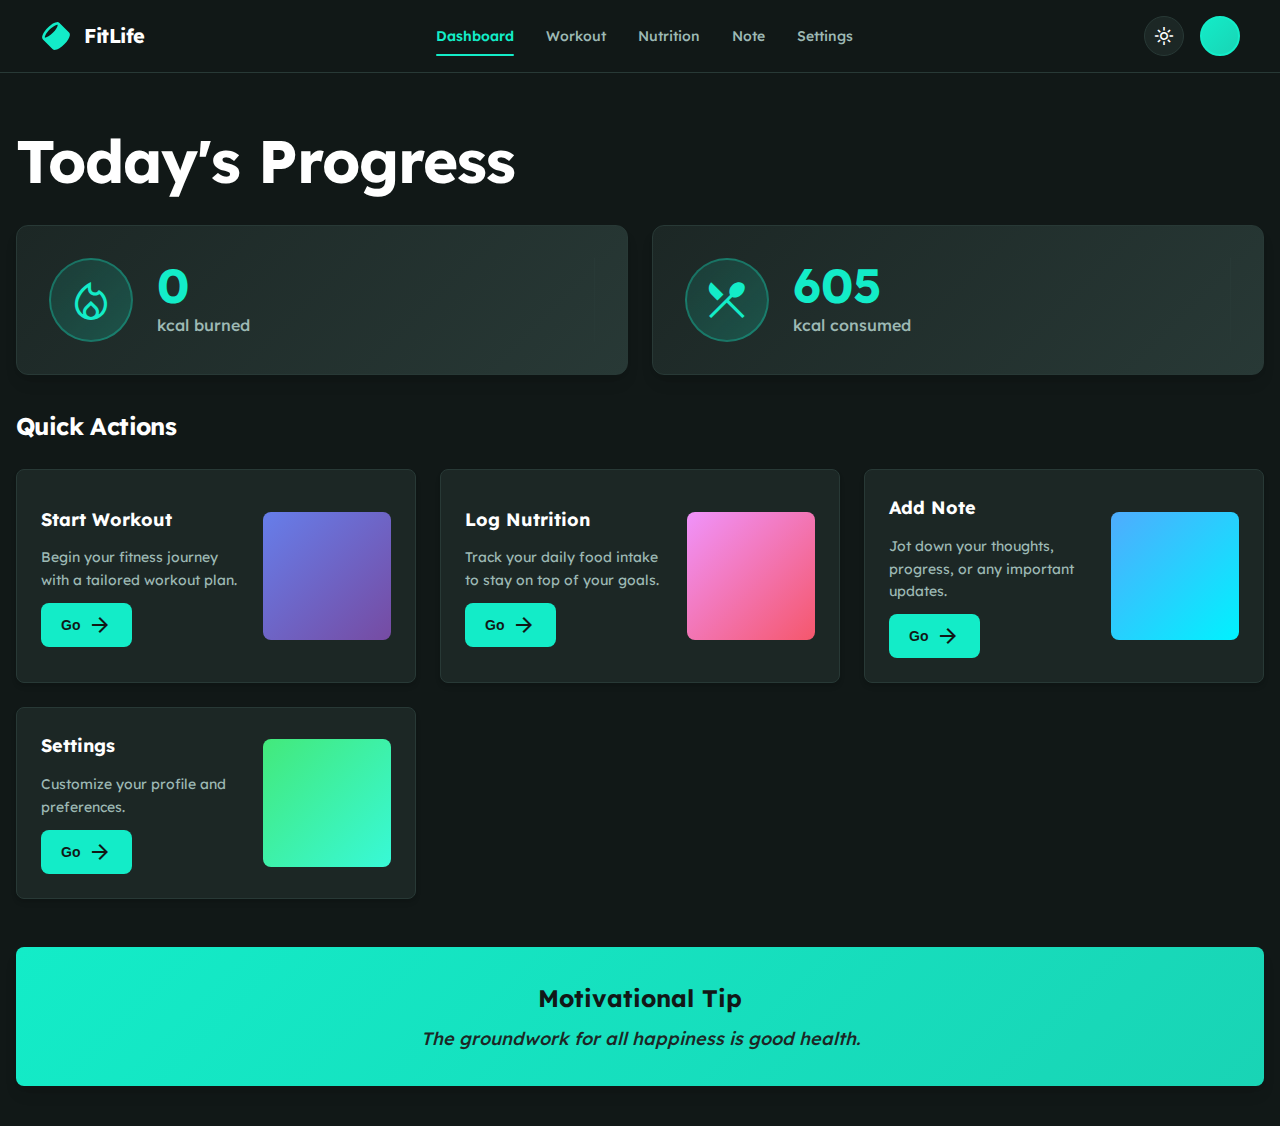
<file: index.html>
<!DOCTYPE html>
<html lang="en">
<head>
    <meta charset="UTF-8">
    <meta name="viewport" content="width=device-width, initial-scale=1.0">
    <title>FitLife Dashboard</title>
    <link rel="preconnect" href="https://fonts.gstatic.com" crossorigin>
    <link href="https://fonts.googleapis.com/css2?family=Lexend:wght@400;500;700;900&family=Noto+Sans:wght@400;500;700;900&display=swap" rel="stylesheet">
    <link href="https://fonts.googleapis.com/css2?family=Material+Symbols+Outlined" rel="stylesheet">
    <link rel="stylesheet" href="style.css">
</head>
<body>
    <div class="app-container">
        <header class="header">
            <div class="logo">
                <svg class="logo-icon" fill="none" viewBox="0 0 48 48" xmlns="http://www.w3.org/2000/svg">
                    <g clip-path="url(#clip0_6_543)">
                        <path d="M42.1739 20.1739L27.8261 5.82609C29.1366 7.13663 28.3989 10.1876 26.2002 13.7654C24.8538 15.9564 22.9595 18.3449 20.6522 20.6522C18.3449 22.9595 15.9564 24.8538 13.7654 26.2002C10.1876 28.3989 7.13663 29.1366 5.82609 27.8261L20.1739 42.1739C21.4845 43.4845 24.5355 42.7467 28.1133 40.548C30.3042 39.2016 32.6927 37.3073 35 35C37.3073 32.6927 39.2016 30.3042 40.548 28.1133C42.7467 24.5355 43.4845 21.4845 42.1739 20.1739Z" fill="currentColor"></path>
                        <path clip-rule="evenodd" d="M7.24189 26.4066C7.31369 26.4411 7.64204 26.5637 8.52504 26.3738C9.59462 26.1438 11.0343 25.5311 12.7183 24.4963C14.7583 23.2426 17.0256 21.4503 19.238 19.238C21.4503 17.0256 23.2426 14.7583 24.4963 12.7183C25.5311 11.0343 26.1438 9.59463 26.3738 8.52504C26.5637 7.64204 26.4411 7.31369 26.4066 7.24189C26.345 7.21246 26.143 7.14535 25.6664 7.1918C24.9745 7.25925 23.9954 7.5498 22.7699 8.14278C20.3369 9.32007 17.3369 11.4915 14.4142 14.4142C11.4915 17.3369 9.32007 20.3369 8.14278 22.7699C7.5498 23.9954 7.25925 24.9745 7.1918 25.6664C7.14534 26.143 7.21246 26.345 7.24189 26.4066ZM29.9001 10.7285C29.4519 12.0322 28.7617 13.4172 27.9042 14.8126C26.465 17.1544 24.4686 19.6641 22.0664 22.0664C19.6641 24.4686 17.1544 26.465 14.8126 27.9042C13.4172 28.7617 12.0322 29.4519 10.7285 29.9001L21.5754 40.747C21.6001 40.7606 21.8995 40.931 22.8729 40.7217C23.9424 40.4916 25.3821 39.879 27.0661 38.8441C29.1062 37.5904 31.3734 35.7982 33.5858 33.5858C35.7982 31.3734 37.5904 29.1062 38.8441 27.0661C39.879 25.3821 40.4916 23.9425 40.7216 22.8729C40.931 21.8995 40.7606 21.6001 40.747 21.5754L29.9001 10.7285ZM29.2403 4.41187L43.5881 18.7597C44.9757 20.1473 44.9743 22.1235 44.6322 23.7139C44.2714 25.3919 43.4158 27.2666 42.252 29.1604C40.8128 31.5022 38.8165 34.012 36.4142 36.4142C34.012 38.8165 31.5022 40.8128 29.1604 42.252C27.2666 43.4158 25.3919 44.2714 23.7139 44.6322C22.1235 44.9743 20.1473 44.9757 18.7597 43.5881L4.41187 29.2403C3.29027 28.1187 3.08209 26.5973 3.21067 25.2783C3.34099 23.9415 3.8369 22.4852 4.54214 21.0277C5.96129 18.0948 8.43335 14.7382 11.5858 11.5858C14.7382 8.43335 18.0948 5.9613 21.0277 4.54214C22.4852 3.8369 23.9415 3.34099 25.2783 3.21067C26.5973 3.08209 28.1187 3.29028 29.2403 4.41187Z" fill="currentColor" fill-rule="evenodd"></path>
                    </g>
                    <defs>
                        <clipPath id="clip0_6_543">
                            <rect fill="white" height="48" width="48"></rect>
                        </clipPath>
                    </defs>
                </svg>
                <h1 class="logo-text">FitLife</h1>
            </div>
            <nav class="nav">
                <a href="index.html" class="nav-link active">Dashboard</a>
                <a href="workout.html" class="nav-link">Workout</a>
                <a href="nutrition.html" class="nav-link">Nutrition</a>
                <a href="note.html" class="nav-link">Note</a>
                <a href="settings.html" class="nav-link">Settings</a>
            </nav>
            <div class="header-actions">
                <button class="theme-toggle" id="themeToggle" aria-label="Toggle theme">
                    <span class="material-symbols-outlined theme-icon">light_mode</span>
                </button>
                <div class="profile-avatar"></div>
            </div>
        </header>

        <main class="main-content">
            <div class="content-container">
                <div class="page-title">
                    <h2>Today's Progress</h2>
                </div>

                <div class="stats-grid">
                    <!-- Calories Burned Today (replaces Workouts Completed) - styled like Nutrition Summary -->
                    <div class="summary-card">
                        <div class="calorie-display">
                            <div class="calorie-main">
                                <span class="material-symbols-outlined calorie-icon">local_fire_department</span>
                                <div class="calorie-info">
                                    <p class="calorie-value" id="dashboardCaloriesBurned">0</p>
                                    <p class="calorie-label">kcal burned</p>
                                </div>
                            </div>
                        </div>
                    </div>
                    <div class="summary-card">
                        <div class="calorie-display">
                            <div class="calorie-main">
                                <span class="material-symbols-outlined calorie-icon">restaurant_menu</span>
                                <div class="calorie-info">
                                    <p class="calorie-value" id="totalCalories">0</p>
                                    <p class="calorie-label">kcal consumed</p>
                                </div>
                            </div>
                        </div>
                    </div>
                </div>

                <h3 class="section-title">Quick Actions</h3>

                <div class="quick-actions-grid">
                    <div class="action-card" data-navigate="workout.html">
                        <div class="action-content">
                            <h4 class="action-title">Start Workout</h4>
                            <p class="action-description">Begin your fitness journey with a tailored workout plan.</p>
                            <button class="action-button">
                                <span>Go</span>
                                <span class="material-symbols-outlined">arrow_forward</span>
                            </button>
                        </div>
                        <div class="action-image action-image-workout"></div>
                    </div>

                    <div class="action-card" data-navigate="nutrition.html">
                        <div class="action-content">
                            <h4 class="action-title">Log Nutrition</h4>
                            <p class="action-description">Track your daily food intake to stay on top of your goals.</p>
                            <button class="action-button">
                                <span>Go</span>
                                <span class="material-symbols-outlined">arrow_forward</span>
                            </button>
                        </div>
                        <div class="action-image action-image-nutrition"></div>
                    </div>

                    <div class="action-card" data-navigate="note.html">
                        <div class="action-content">
                            <h4 class="action-title">Add Note</h4>
                            <p class="action-description">Jot down your thoughts, progress, or any important updates.</p>
                            <button class="action-button">
                                <span>Go</span>
                                <span class="material-symbols-outlined">arrow_forward</span>
                            </button>
                        </div>
                        <div class="action-image action-image-note"></div>
                    </div>

                    <div class="action-card" data-navigate="settings.html">
                        <div class="action-content">
                            <h4 class="action-title">Settings</h4>
                            <p class="action-description">Customize your profile and preferences.</p>
                            <button class="action-button">
                                <span>Go</span>
                                <span class="material-symbols-outlined">arrow_forward</span>
                            </button>
                        </div>
                        <div class="action-image action-image-settings"></div>
                    </div>
                </div>

                <div class="motivation-card">
                    <h3 class="motivation-title">Motivational Tip</h3>
                    <p class="motivation-text" id="motivationText">
                        "Consistency is key. Small, daily efforts lead to significant results over time. Keep pushing!"
                    </p>
                </div>
            </div>
        </main>
    </div>

    <script src="script.js"></script>
</body>
</html>
</file>
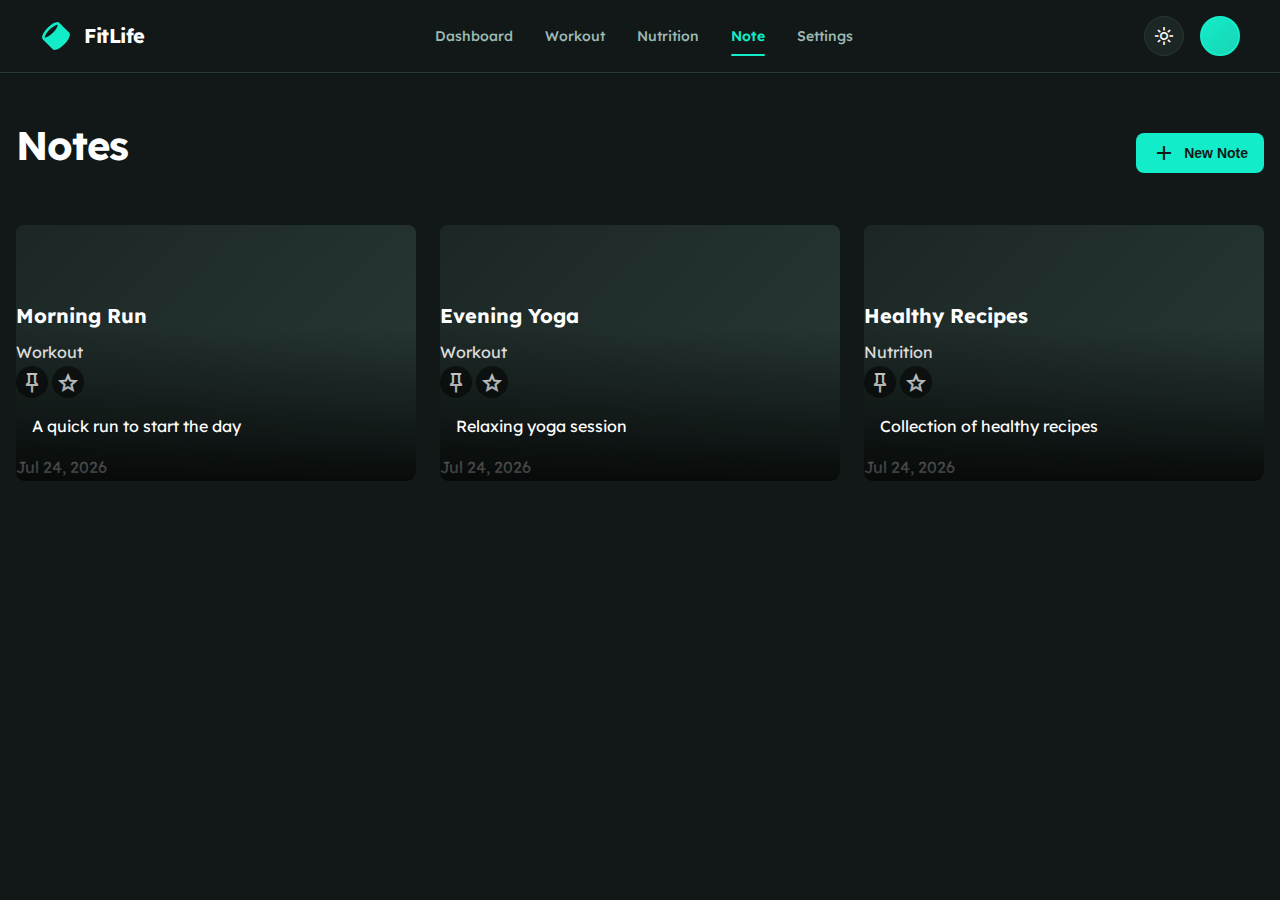
<file: note.html>
<!DOCTYPE html>
<html lang="en">
<head>
    <meta charset="UTF-8">
    <meta name="viewport" content="width=device-width, initial-scale=1.0">
    <title>FitLife - Notes</title>
    <link rel="preconnect" href="https://fonts.gstatic.com" crossorigin>
    <link href="https://fonts.googleapis.com/css2?family=Lexend:wght@400;500;700;900&family=Noto+Sans:wght@400;500;700;900&display=swap" rel="stylesheet">
    <link href="https://fonts.googleapis.com/css2?family=Material+Symbols+Outlined" rel="stylesheet">
    <link rel="stylesheet" href="style.css">
</head>
<body>
    <div class="app-container">
        <header class="header">
            <div class="logo">
                <svg class="logo-icon" fill="none" viewBox="0 0 48 48" xmlns="http://www.w3.org/2000/svg">
                    <g clip-path="url(#clip0_6_543)">
                        <path d="M42.1739 20.1739L27.8261 5.82609C29.1366 7.13663 28.3989 10.1876 26.2002 13.7654C24.8538 15.9564 22.9595 18.3449 20.6522 20.6522C18.3449 22.9595 15.9564 24.8538 13.7654 26.2002C10.1876 28.3989 7.13663 29.1366 5.82609 27.8261L20.1739 42.1739C21.4845 43.4845 24.5355 42.7467 28.1133 40.548C30.3042 39.2016 32.6927 37.3073 35 35C37.3073 32.6927 39.2016 30.3042 40.548 28.1133C42.7467 24.5355 43.4845 21.4845 42.1739 20.1739Z" fill="currentColor"></path>
                        <path clip-rule="evenodd" d="M7.24189 26.4066C7.31369 26.4411 7.64204 26.5637 8.52504 26.3738C9.59462 26.1438 11.0343 25.5311 12.7183 24.4963C14.7583 23.2426 17.0256 21.4503 19.238 19.238C21.4503 17.0256 23.2426 14.7583 24.4963 12.7183C25.5311 11.0343 26.1438 9.59463 26.3738 8.52504C26.5637 7.64204 26.4411 7.31369 26.4066 7.24189C26.345 7.21246 26.143 7.14535 25.6664 7.1918C24.9745 7.25925 23.9954 7.5498 22.7699 8.14278C20.3369 9.32007 17.3369 11.4915 14.4142 14.4142C11.4915 17.3369 9.32007 20.3369 8.14278 22.7699C7.5498 23.9954 7.25925 24.9745 7.1918 25.6664C7.14534 26.143 7.21246 26.345 7.24189 26.4066ZM29.9001 10.7285C29.4519 12.0322 28.7617 13.4172 27.9042 14.8126C26.465 17.1544 24.4686 19.6641 22.0664 22.0664C19.6641 24.4686 17.1544 26.465 14.8126 27.9042C13.4172 28.7617 12.0322 29.4519 10.7285 29.9001L21.5754 40.747C21.6001 40.7606 21.8995 40.931 22.8729 40.7217C23.9424 40.4916 25.3821 39.879 27.0661 38.8441C29.1062 37.5904 31.3734 35.7982 33.5858 33.5858C35.7982 31.3734 37.5904 29.1062 38.8441 27.0661C39.879 25.3821 40.4916 23.9425 40.7216 22.8729C40.931 21.8995 40.7606 21.6001 40.747 21.5754L29.9001 10.7285ZM29.2403 4.41187L43.5881 18.7597C44.9757 20.1473 44.9743 22.1235 44.6322 23.7139C44.2714 25.3919 43.4158 27.2666 42.252 29.1604C40.8128 31.5022 38.8165 34.012 36.4142 36.4142C34.012 38.8165 31.5022 40.8128 29.1604 42.252C27.2666 43.4158 25.3919 44.2714 23.7139 44.6322C22.1235 44.9743 20.1473 44.9757 18.7597 43.5881L4.41187 29.2403C3.29027 28.1187 3.08209 26.5973 3.21067 25.2783C3.34099 23.9415 3.8369 22.4852 4.54214 21.0277C5.96129 18.0948 8.43335 14.7382 11.5858 11.5858C14.7382 8.43335 18.0948 5.9613 21.0277 4.54214C22.4852 3.8369 23.9415 3.34099 25.2783 3.21067C26.5973 3.08209 28.1187 3.29028 29.2403 4.41187Z" fill="currentColor" fill-rule="evenodd"></path>
                    </g>
                    <defs>
                        <clipPath id="clip0_6_543">
                            <rect fill="white" height="48" width="48"></rect>
                        </clipPath>
                    </defs>
                </svg>
                <h1 class="logo-text">FitLife</h1>
            </div>
            <nav class="nav">
                <a href="index.html" class="nav-link">Dashboard</a>
                <a href="workout.html" class="nav-link">Workout</a>
                <a href="nutrition.html" class="nav-link">Nutrition</a>
                <a href="note.html" class="nav-link active">Note</a>
                <a href="settings.html" class="nav-link">Settings</a>
            </nav>
            <div class="header-actions">
                <button class="theme-toggle" id="themeToggle" aria-label="Toggle theme">
                    <span class="material-symbols-outlined theme-icon">light_mode</span>
                </button>
                <div class="profile-avatar"></div>
            </div>
        </header>

        <main class="main-content">
            <div class="content-container">
                <div class="notes-header">
                    <h2 class="page-title">Notes</h2>
                    <button class="new-note-btn" id="newNoteBtn">
                        <span class="material-symbols-outlined">add</span>
                        <span>New Note</span>
                    </button>
                </div>

                <div class="notes-grid" id="notesGrid">
                    <!-- Notes will be populated by JavaScript -->
                </div>
            </div>
        </main>

        <!-- Note Modal -->
        <div class="modal" id="noteModal">
            <div class="modal-content note-modal-content">
                <div class="modal-header">
                    <h3 id="modalTitle">Add New Note</h3>
                    <button class="modal-close" id="closeNoteModal">
                        <span class="material-symbols-outlined">close</span>
                    </button>
                </div>
                <form id="noteForm" class="note-form">
                    <div class="form-group">
                        <label for="noteTitle">Title</label>
                        <input type="text" id="noteTitle" required>
                    </div>
                    <div class="form-group">
                        <label for="noteContent">Content</label>
                        <textarea id="noteContent" rows="6" required></textarea>
                    </div>
                    <div class="form-group">
                        <label for="noteCategory">Category</label>
                        <select id="noteCategory" required>
                            <option value="">Select category</option>
                            <option value="workout">Workout</option>
                            <option value="nutrition">Nutrition</option>
                            <option value="health">Health</option>
                            <option value="personal">Personal</option>
                            <option value="goals">Goals</option>
                        </select>
                    </div>
                    <div class="form-actions">
                        <button type="button" class="btn-secondary" id="cancelNoteBtn">Cancel</button>
                        <button type="submit" class="btn-primary" id="saveNoteBtn">Save Note</button>
                    </div>
                </form>
            </div>
        </div>

        <!-- Delete Confirmation Modal -->
        <div class="modal" id="deleteModal">
            <div class="modal-content delete-modal-content">
                <div class="modal-header">
                    <h3>Delete Note</h3>
                    <button class="modal-close" id="closeDeleteModal">
                        <span class="material-symbols-outlined">close</span>
                    </button>
                </div>
                <div class="delete-modal-body">
                    <p>Are you sure you want to delete this note? This action cannot be undone.</p>
                </div>
                <div class="form-actions">
                    <button type="button" class="btn-secondary" id="cancelDeleteBtn">Cancel</button>
                    <button type="button" class="btn-danger" id="confirmDeleteBtn">Delete</button>
                </div>
            </div>
        </div>
    </div>

    <script src="script.js"></script>
</body>
</html>
</file>
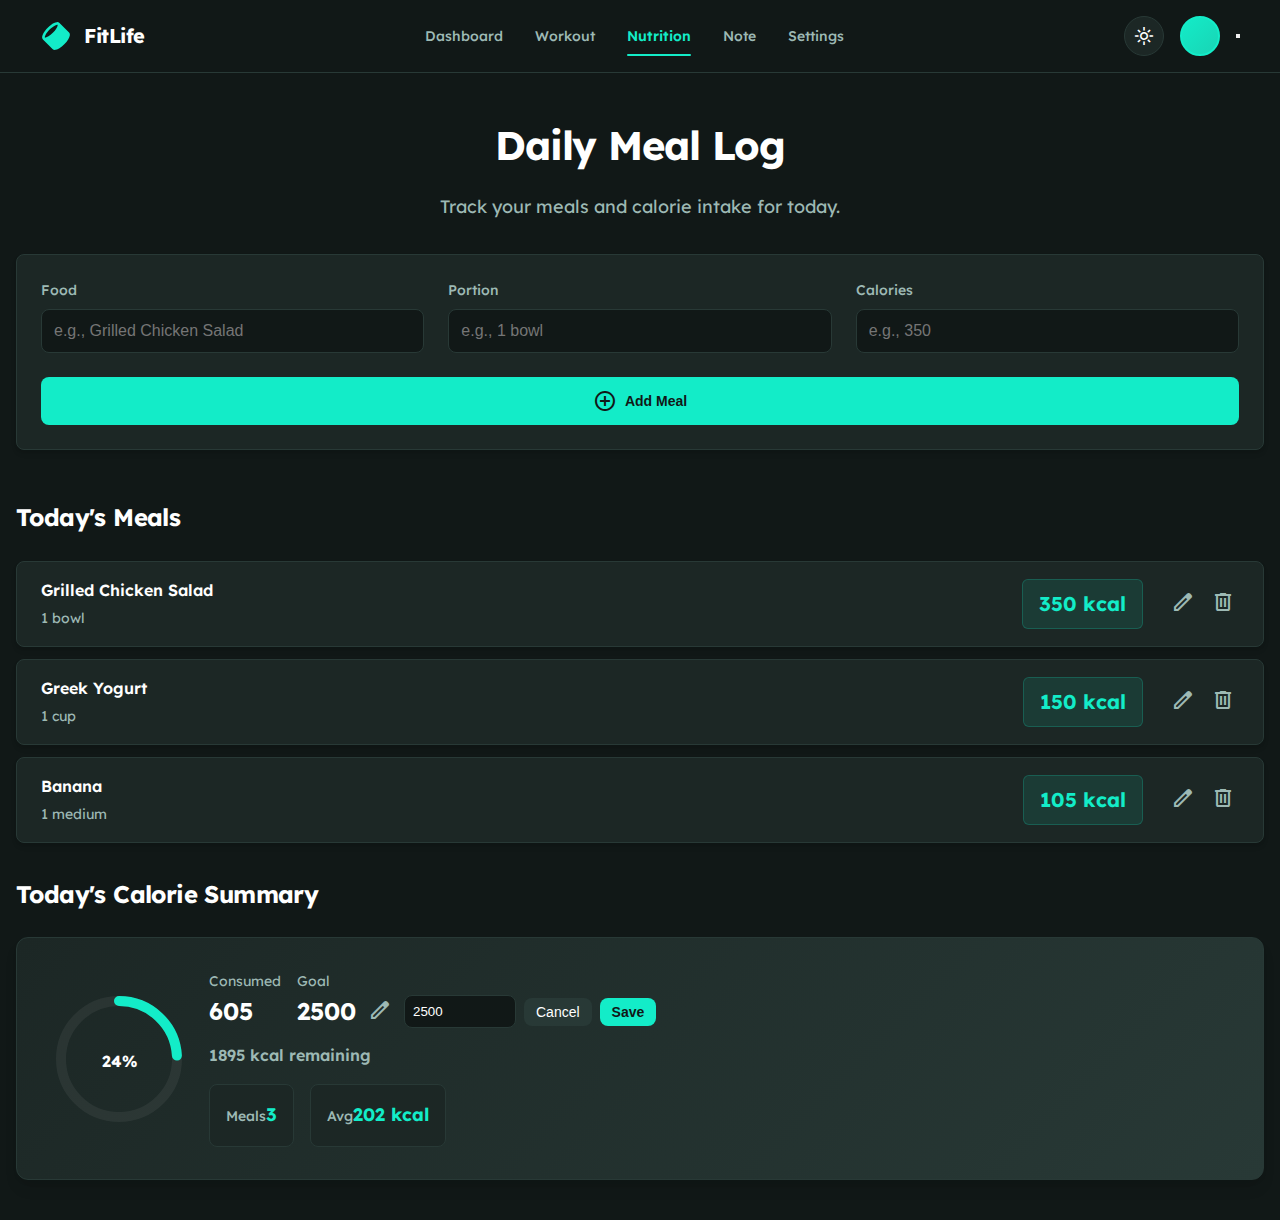
<file: nutrition.html>
<!DOCTYPE html>
<html lang="en">
<head>
    <meta charset="UTF-8">
    <meta name="viewport" content="width=device-width, initial-scale=1.0">
    <title>FitLife - Nutrition</title>
    <link rel="preconnect" href="https://fonts.gstatic.com" crossorigin>
    <link href="https://fonts.googleapis.com/css2?family=Lexend:wght@400;500;700;900&family=Noto+Sans:wght@400;500;700;900&display=swap" rel="stylesheet">
    <link href="https://fonts.googleapis.com/css2?family=Material+Symbols+Outlined" rel="stylesheet">
    <!-- Apply saved theme & accent as early as possible to avoid flash-of-wrong-theme -->
    <script>
        (function(){
            try{
                var s = localStorage.getItem('fitlife_settings');
                if (!s) return;
                var cfg = JSON.parse(s);
                if (cfg && cfg.theme) {
                    document.documentElement.setAttribute('data-theme', cfg.theme);
                }
                if (cfg && cfg.accentColor) {
                    var c = cfg.accentColor;
                    document.documentElement.style.setProperty('--primary-color', c);
                    document.documentElement.style.setProperty('--accent-color', c);
                    try{
                        var hex = c.replace('#','').trim();
                        var r,g,b;
                        if (hex.length === 3) {
                            r = parseInt(hex[0]+hex[0],16);
                            g = parseInt(hex[1]+hex[1],16);
                            b = parseInt(hex[2]+hex[2],16);
                        } else {
                            r = parseInt(hex.substring(0,2),16);
                            g = parseInt(hex.substring(2,4),16);
                            b = parseInt(hex.substring(4,6),16);
                        }
                        if (!isNaN(r)) document.documentElement.style.setProperty('--primary-rgb', r+", "+g+", "+b);
                    }catch(e){}
                }
            }catch(e){}
        })();
    </script>
    <link rel="stylesheet" href="style.css">
</head>
<body>
    <div class="app-container">
        <header class="header">
            <a href="index.html" class="logo" style="text-decoration: none; cursor: pointer; color: var(--primary-color);">
                <svg class="logo-icon" fill="none" viewBox="0 0 48 48" xmlns="http://www.w3.org/2000/svg">
                    <g clip-path="url(#clip0_6_543)">
                        <path d="M42.1739 20.1739L27.8261 5.82609C29.1366 7.13663 28.3989 10.1876 26.2002 13.7654C24.8538 15.9564 22.9595 18.3449 20.6522 20.6522C18.3449 22.9595 15.9564 24.8538 13.7654 26.2002C10.1876 28.3989 7.13663 29.1366 5.82609 27.8261L20.1739 42.1739C21.4845 43.4845 24.5355 42.7467 28.1133 40.548C30.3042 39.2016 32.6927 37.3073 35 35C37.3073 32.6927 39.2016 30.3042 40.548 28.1133C42.7467 24.5355 43.4845 21.4845 42.1739 20.1739Z" fill="currentColor"></path>
                        <path clip-rule="evenodd" d="M7.24189 26.4066C7.31369 26.4411 7.64204 26.5637 8.52504 26.3738C9.59462 26.1438 11.0343 25.5311 12.7183 24.4963C14.7583 23.2426 17.0256 21.4503 19.238 19.238C21.4503 17.0256 23.2426 14.7583 24.4963 12.7183C25.5311 11.0343 26.1438 9.59463 26.3738 8.52504C26.5637 7.64204 26.4411 7.31369 26.4066 7.24189C26.345 7.21246 26.143 7.14535 25.6664 7.1918C24.9745 7.25925 23.9954 7.5498 22.7699 8.14278C20.3369 9.32007 17.3369 11.4915 14.4142 14.4142C11.4915 17.3369 9.32007 20.3369 8.14278 22.7699C7.5498 23.9954 7.25925 24.9745 7.1918 25.6664C7.14534 26.143 7.21246 26.345 7.24189 26.4066ZM29.9001 10.7285C29.4519 12.0322 28.7617 13.4172 27.9042 14.8126C26.465 17.1544 24.4686 19.6641 22.0664 22.0664C19.6641 24.4686 17.1544 26.465 14.8126 27.9042C13.4172 28.7617 12.0322 29.4519 10.7285 29.9001L21.5754 40.747C21.6001 40.7606 21.8995 40.931 22.8729 40.7217C23.9424 40.4916 25.3821 39.879 27.0661 38.8441C29.1062 37.5904 31.3734 35.7982 33.5858 33.5858C35.7982 31.3734 37.5904 29.1062 38.8441 27.0661C39.879 25.3821 40.4916 23.9425 40.7216 22.8729C40.931 21.8995 40.7606 21.6001 40.747 21.5754L29.9001 10.7285ZM29.2403 4.41187L43.5881 18.7597C44.9757 20.1473 44.9743 22.1235 44.6322 23.7139C44.2714 25.3919 43.4158 27.2666 42.252 29.1604C40.8128 31.5022 38.8165 34.012 36.4142 36.4142C34.012 38.8165 31.5022 40.8128 29.1604 42.252C27.2666 43.4158 25.3919 44.2714 23.7139 44.6322C22.1235 44.9743 20.1473 44.9757 18.7597 43.5881L4.41187 29.2403C3.29027 28.1187 3.08209 26.5973 3.21067 25.2783C3.34099 23.9415 3.8369 22.4852 4.54214 21.0277C5.96129 18.0948 8.43335 14.7382 11.5858 11.5858C14.7382 8.43335 18.0948 5.9613 21.0277 4.54214C22.4852 3.8369 23.9415 3.34099 25.2783 3.21067C26.5973 3.08209 28.1187 3.29028 29.2403 4.41187Z" fill="currentColor" fill-rule="evenodd"></path>
                    </g>
                    <defs>
                        <clipPath id="clip0_6_543">
                            <rect fill="white" height="48" width="48"></rect>
                        </clipPath>
                    </defs>
                </svg>
                <h1 class="logo-text">FitLife</h1>
            </a>
            <nav class="nav" id="mainNav">
                <a href="index.html" class="nav-link">Dashboard</a>
                <a href="workout.html" class="nav-link">Workout</a>
                <a href="nutrition.html" class="nav-link active">Nutrition</a>
                <a href="note.html" class="nav-link">Note</a>
                <a href="settings.html" class="nav-link">Settings</a>
            </nav>
            <div class="header-actions">
                <button class="theme-toggle" id="themeToggle" aria-label="Toggle theme">
                    <span class="material-symbols-outlined theme-icon">light_mode</span>
                </button>
                <div class="profile-avatar"></div>
                <button class="mobile-menu-toggle" id="mobileMenuToggle" aria-label="Toggle menu">
                    <span></span>
                    <span></span>
                    <span></span>
                </button>
            </div>
        </header>

        <main class="main-content">
            <div class="content-container">
                <div class="page-header text-center">
                    <h2 class="page-title">Daily Meal Log</h2>
                    <p class="page-description">Track your meals and calorie intake for today.</p>
                </div>

                <div class="nutrition-form-card">
                    <form id="mealForm" class="meal-form">
                        <div class="form-row">
                            <div class="form-group">
                                <label for="foodInput">Food</label>
                                <input type="text" id="foodInput" placeholder="e.g., Grilled Chicken Salad" required>
                            </div>
                            <div class="form-group">
                                <label for="portionInput">Portion</label>
                                <input type="text" id="portionInput" placeholder="e.g., 1 bowl" required>
                            </div>
                            <div class="form-group">
                                <label for="caloriesInput">Calories</label>
                                <input type="number" id="caloriesInput" placeholder="e.g., 350" min="1" required>
                            </div>
                        </div>
                        <button type="submit" class="add-meal-btn">
                            <span class="material-symbols-outlined">add_circle</span>
                            <span>Add Meal</span>
                        </button>
                    </form>
                </div>

                <div class="meals-section">
                    <h3 class="section-title">Today's Meals</h3>
                    <div class="meals-list" id="mealsList">
                        <!-- Meals will be populated by JavaScript -->
                    </div>
                </div>

                <div class="calorie-summary">
                    <h3 class="section-title">Today's Calorie Summary</h3>
                    <div class="summary-card summary-modern">
                        <div class="summary-grid">
                            <div class="progress-column">
                                <svg class="progress-ring" width="140" height="140" viewBox="0 0 140 140" aria-hidden="true">
                                    <circle class="ring-bg" cx="70" cy="70" r="58" stroke-width="10" fill="none" />
                                    <circle class="ring" id="progressRing" cx="70" cy="70" r="58" stroke-width="10" stroke-linecap="round" fill="none" stroke-dasharray="364.42" stroke-dashoffset="364.42" />
                                    <text x="70" y="78" text-anchor="middle" class="ring-text" id="ringPercentage">0%</text>
                                </svg>
                            </div>
                            <div class="details-column">
                                <div class="totals-row">
                                    <div class="totals-item">
                                        <p class="label">Consumed</p>
                                        <p class="value" id="currentCaloriesModern">0</p>
                                    </div>
                                    <div class="totals-item">
                                        <p class="label">Goal</p>
                                        <div class="goal-editor-inline">
                                            <p class="value" id="goalCaloriesModern">2500</p>
                                            <button class="icon-btn edit-goal-btn" id="editGoalBtn" title="Edit goal" aria-label="Edit calorie goal">
                                                <span class="material-symbols-outlined">edit</span>
                                            </button>

                                            <div class="goal-edit-form" id="goalEditForm" hidden>
                                                <input type="number" id="goalInput" min="1" aria-label="Calorie goal input" />
                                                <div class="goal-actions">
                                                    <button type="button" class="btn-secondary" id="cancelGoalBtn">Cancel</button>
                                                    <button type="button" class="btn-primary" id="saveGoalBtn">Save</button>
                                                </div>
                                            </div>
                                        </div>
                                    </div>
                                </div>
                                <p class="remaining" id="remainingText">—</p>
                                <div class="breakdown-row">
                                    <div class="breakdown-item">
                                        <span class="breakdown-label">Meals</span>
                                        <span class="breakdown-value" id="mealsCount">0</span>
                                    </div>
                                    <div class="breakdown-item">
                                        <span class="breakdown-label">Avg</span>
                                        <span class="breakdown-value" id="avgCalories">0 kcal</span>
                                    </div>
                                </div>
                            </div>
                        </div>
                    </div>
                </div>
            </div>
        </main>

        <!-- Edit Meal Modal -->
        <div class="modal" id="editMealModal">
            <div class="modal-content">
                <div class="modal-header">
                    <h3>Edit Meal</h3>
                    <button class="modal-close" id="closeEditModal">
                        <span class="material-symbols-outlined">close</span>
                    </button>
                </div>
                <form id="editMealForm" class="meal-form" style="padding: 1.5rem;">
                    <div class="form-group">
                        <label for="editFoodInput">Food</label>
                        <input type="text" id="editFoodInput" placeholder="e.g., Grilled Chicken Salad" required>
                    </div>
                    <div class="form-group">
                        <label for="editPortionInput">Portion</label>
                        <input type="text" id="editPortionInput" placeholder="e.g., 1 bowl" required>
                    </div>
                    <div class="form-group">
                        <label for="editCaloriesInput">Calories</label>
                        <input type="number" id="editCaloriesInput" placeholder="e.g., 350" min="1" required>
                    </div>
                    <div class="form-actions">
                        <button type="button" class="btn-secondary" id="cancelEditBtn">Cancel</button>
                        <button type="submit" class="btn-primary">Update Meal</button>
                    </div>
                </form>
            </div>
        </div>
    </div>

    <script>
        // Nutrition Page - Complete JavaScript Implementation
        class NutritionManager {
            constructor() {
                this.meals = this.loadMeals();
                this.settings = this.loadSettings();
                this.editingMealId = null;
                this.init();
            }

            // Initialize the application
            init() {
                this.renderMeals();
                this.updateCalorieSummary();
                this.setupEventListeners();
                this.loadProfileImage();
                this.setupProfileNavigation();
                this.setupThemeToggle();
                this.setupGoalEditor();
                this.applySavedAccentColor();

                // Listen for settings updates dispatched by SettingsManager so theme changes
                // (and accent color) apply immediately without requiring a storage event.
                window.addEventListener('fitlife_settings_updated', (e) => {
                    try {
                        const newSettings = e.detail || {};
                        this.settings = { ...this.settings, ...newSettings };

                        // Apply theme to both body and documentElement
                        if (this.settings.theme) {
                            document.body.setAttribute('data-theme', this.settings.theme);
                            document.documentElement.setAttribute('data-theme', this.settings.theme);
                        }

                        // Apply accent color and its rgb variable
                        if (this.settings.accentColor) {
                            document.documentElement.style.setProperty('--primary-color', this.settings.accentColor);
                            document.documentElement.style.setProperty('--accent-color', this.settings.accentColor);
                            try {
                                const hex = this.settings.accentColor;
                                const cleaned = hex.replace('#', '').trim();
                                let r, g, b;
                                if (cleaned.length === 3) {
                                    r = parseInt(cleaned[0] + cleaned[0], 16);
                                    g = parseInt(cleaned[1] + cleaned[1], 16);
                                    b = parseInt(cleaned[2] + cleaned[2], 16);
                                } else {
                                    r = parseInt(cleaned.substring(0,2), 16);
                                    g = parseInt(cleaned.substring(2,4), 16);
                                    b = parseInt(cleaned.substring(4,6), 16);
                                }
                                document.documentElement.style.setProperty('--primary-rgb', `${r}, ${g}, ${b}`);
                            } catch (err) {
                                console.warn('Could not parse accent color in settings event', err);
                            }
                        }

                        // Refresh UI elements that depend on settings
                        this.updateCalorieSummary();
                        this.updateThemeIcon();
                    } catch (err) {
                        console.warn('Error applying updated settings on nutrition page', err);
                    }
                });
            }

            // Load meals from localStorage
            loadMeals() {
                try {
                    const stored = localStorage.getItem('fitlife_meals');
                    if (stored) {
                        return JSON.parse(stored);
                    }
                } catch (error) {
                    console.error('Error loading meals:', error);
                }
                // Default meals
                return [
                    { id: 1, food: 'Grilled Chicken Salad', portion: '1 bowl', calories: 350, timestamp: new Date().toISOString() },
                    { id: 2, food: 'Greek Yogurt', portion: '1 cup', calories: 150, timestamp: new Date().toISOString() },
                    { id: 3, food: 'Banana', portion: '1 medium', calories: 105, timestamp: new Date().toISOString() }
                ];
            }

            // Load settings from localStorage
            loadSettings() {
                try {
                    const stored = localStorage.getItem('fitlife_settings');
                    if (stored) {
                        return JSON.parse(stored);
                    }
                } catch (error) {
                    console.error('Error loading settings:', error);
                }
                return { calorieGoal: 2500 };
            }

            // Save meals to localStorage
            saveMeals() {
                try {
                    localStorage.setItem('fitlife_meals', JSON.stringify(this.meals));
                    // write a timestamp to trigger cross-tab updates
                    try {
                        localStorage.setItem('fitlife_meals_last_update', Date.now().toString());
                    } catch (e) {
                        // ignore
                    }
                } catch (error) {
                    console.error('Error saving meals:', error);
                    this.showToast('Error saving meal data', 'error');
                }
            }

            // Setup all event listeners
            setupEventListeners() {
                const mealForm = document.getElementById('mealForm');
                if (mealForm) {
                    mealForm.addEventListener('submit', (e) => this.handleFormSubmit(e));
                }

                // Edit modal event listeners
                const editForm = document.getElementById('editMealForm');
                if (editForm) {
                    editForm.addEventListener('submit', (e) => this.handleEditSubmit(e));
                }

                const closeEditModal = document.getElementById('closeEditModal');
                if (closeEditModal) {
                    closeEditModal.addEventListener('click', () => this.closeEditModal());
                }

                const cancelEditBtn = document.getElementById('cancelEditBtn');
                if (cancelEditBtn) {
                    cancelEditBtn.addEventListener('click', () => this.closeEditModal());
                }

                // Close modal on outside click
                const editModal = document.getElementById('editMealModal');
                if (editModal) {
                    editModal.addEventListener('click', (e) => {
                        if (e.target === editModal) {
                            this.closeEditModal();
                        }
                    });
                }

                // Close modal on ESC key
                document.addEventListener('keydown', (e) => {
                    if (e.key === 'Escape' && editModal && editModal.classList.contains('active')) {
                        this.closeEditModal();
                    }
                });
            }

            // Handle form submission (add meal only)
            handleFormSubmit(e) {
                e.preventDefault();

                const food = document.getElementById('foodInput').value.trim();
                const portion = document.getElementById('portionInput').value.trim();
                const calories = parseInt(document.getElementById('caloriesInput').value);

                if (!food || !portion || !calories || calories < 1) {
                    this.showToast('Please fill in all fields correctly', 'error');
                    return;
                }

                // Add new meal
                this.addMeal({ food, portion, calories });

                // Reset form
                e.target.reset();
            }

            // Handle edit form submission
            handleEditSubmit(e) {
                e.preventDefault();

                const food = document.getElementById('editFoodInput').value.trim();
                const portion = document.getElementById('editPortionInput').value.trim();
                const calories = parseInt(document.getElementById('editCaloriesInput').value);

                if (!food || !portion || !calories || calories < 1) {
                    this.showToast('Please fill in all fields correctly', 'error');
                    return;
                }

                if (this.editingMealId !== null) {
                    this.updateMeal(this.editingMealId, { food, portion, calories });
                    this.closeEditModal();
                }
            }

            // Add a new meal
            addMeal(mealData) {
                const newMeal = {
                    id: Date.now(),
                    ...mealData,
                    timestamp: new Date().toISOString()
                };

                this.meals.push(newMeal);
                this.saveMeals();
                this.renderMeals();
                this.updateCalorieSummary();
                this.showToast('Meal added successfully!', 'success');
            }

            // Update an existing meal
            updateMeal(id, mealData) {
                const mealIndex = this.meals.findIndex(m => m.id === id);
                if (mealIndex !== -1) {
                    this.meals[mealIndex] = {
                        ...this.meals[mealIndex],
                        ...mealData,
                        timestamp: new Date().toISOString()
                    };
                    this.saveMeals();
                    this.renderMeals();
                    this.updateCalorieSummary();
                    this.showToast('Meal updated successfully!', 'success');
                }
            }

            // Edit a meal (open modal)
            editMeal(id) {
                const meal = this.meals.find(m => m.id === id);
                if (meal) {
                    // Populate modal form
                    document.getElementById('editFoodInput').value = meal.food;
                    document.getElementById('editPortionInput').value = meal.portion;
                    document.getElementById('editCaloriesInput').value = meal.calories;
                    
                    this.editingMealId = id;
                    
                    // Show modal
                    this.openEditModal();
                }
            }

            // Open edit modal
            openEditModal() {
                const modal = document.getElementById('editMealModal');
                if (modal) {
                    modal.classList.add('active');
                    // Focus on first input
                    setTimeout(() => {
                        document.getElementById('editFoodInput').focus();
                    }, 100);
                }
            }

            // Close edit modal
            closeEditModal() {
                const modal = document.getElementById('editMealModal');
                if (modal) {
                    modal.classList.remove('active');
                }
                
                // Reset form
                const editForm = document.getElementById('editMealForm');
                if (editForm) {
                    editForm.reset();
                }
                
                this.editingMealId = null;
            }

            // Delete a meal
            deleteMeal(id) {
                const meal = this.meals.find(m => m.id === id);
                if (meal && confirm(`Are you sure you want to delete "${meal.food}"?`)) {
                    this.meals = this.meals.filter(m => m.id !== id);
                    this.saveMeals();
                    this.renderMeals();
                    this.updateCalorieSummary();
                    this.showToast('Meal deleted successfully!', 'success');
                }
            }

            // Render all meals
            renderMeals() {
                const mealsList = document.getElementById('mealsList');
                if (!mealsList) return;

                if (this.meals.length === 0) {
                    mealsList.innerHTML = `
                        <div class="empty-state" style="text-align: center; padding: 3rem; color: var(--text-secondary);">
                            <span class="material-symbols-outlined" style="font-size: 4rem; color: var(--text-tertiary);">restaurant_menu</span>
                            <h4 style="margin-top: 1rem; color: var(--text-primary);">No meals logged yet</h4>
                            <p>Start tracking your nutrition by adding your first meal above.</p>
                        </div>
                    `;
                    return;
                }

                mealsList.innerHTML = this.meals.map(meal => `
                    <div class="meal-item" data-id="${meal.id}">
                        <div class="meal-info">
                            <p class="meal-name">${this.escapeHtml(meal.food)}</p>
                            <p class="meal-portion">${this.escapeHtml(meal.portion)}</p>
                        </div>
                        <div class="meal-calories">${meal.calories} kcal</div>
                        <div class="meal-actions">
                            <button class="meal-action-btn" data-meal-id="${meal.id}" data-action="edit" title="Edit meal">
                                <span class="material-symbols-outlined">edit</span>
                            </button>
                            <button class="meal-action-btn danger" data-meal-id="${meal.id}" data-action="delete" title="Delete meal">
                                <span class="material-symbols-outlined">delete</span>
                            </button>
                        </div>
                    </div>
                `).join('');

                // Add event listeners to meal action buttons
                this.setupMealActionListeners();
            }

            // Setup meal action button listeners
            setupMealActionListeners() {
                const mealsList = document.getElementById('mealsList');
                if (!mealsList) return;

                mealsList.addEventListener('click', (e) => {
                    const actionBtn = e.target.closest('.meal-action-btn');
                    if (actionBtn) {
                        const mealId = parseInt(actionBtn.dataset.mealId);
                        const action = actionBtn.dataset.action;

                        if (action === 'edit') {
                            this.editMeal(mealId);
                        } else if (action === 'delete') {
                            this.deleteMeal(mealId);
                        }
                    }
                });
            }

            // Update calorie summary (modern)
            updateCalorieSummary() {
                const total = this.meals.reduce((s, m) => s + (parseInt(m.calories) || 0), 0);
                const goal = (this.settings && this.settings.calorieGoal) ? Number(this.settings.calorieGoal) : 2500;
                const pct = goal > 0 ? Math.min(100, Math.round((total / goal) * 100)) : 0;

                // Modern summary elements
                const currentEl = document.getElementById('currentCaloriesModern');
                const goalEl = document.getElementById('goalCaloriesModern');
                const remainingEl = document.getElementById('remainingText');
                const mealsCountEl = document.getElementById('mealsCount');
                const avgEl = document.getElementById('avgCalories');
                const ringEl = document.getElementById('progressRing');
                const ringText = document.getElementById('ringPercentage');

                if (currentEl) currentEl.textContent = total;
                if (goalEl) goalEl.textContent = goal;

                const remaining = goal - total;
                if (remainingEl) {
                    if (remaining >= 0) {
                        remainingEl.textContent = `${remaining} kcal remaining`;
                        remainingEl.classList.remove('over');
                    } else {
                        remainingEl.textContent = `${Math.abs(remaining)} kcal over`;
                        remainingEl.classList.add('over');
                    }
                }

                const mealsCount = this.meals.length;
                if (mealsCountEl) mealsCountEl.textContent = mealsCount;

                const avg = mealsCount > 0 ? Math.round(total / mealsCount) : 0;
                if (avgEl) avgEl.textContent = `${avg} kcal`;

                // Update SVG ring (circle circumference = 2 * PI * r; r=58)
                const radius = 58;
                const circumference = 2 * Math.PI * radius;
                if (ringEl) {
                    ringEl.style.strokeDasharray = `${circumference}`;
                    const offset = circumference - (pct / 100) * circumference;
                    ringEl.style.strokeDashoffset = offset;
                }
                if (ringText) ringText.textContent = `${pct}%`;
            }

            // Load profile image from localStorage
            loadProfileImage() {
                const savedImage = localStorage.getItem('fitlife_profile_image');
                if (savedImage) {
                    const profileAvatars = document.querySelectorAll('.profile-avatar');
                    profileAvatars.forEach(avatar => {
                        avatar.style.backgroundImage = `url(${savedImage})`;
                        avatar.style.backgroundSize = 'cover';
                        avatar.style.backgroundPosition = 'center';
                    });
                }
            }

            // Setup profile avatar navigation to settings
            setupProfileNavigation() {
                const profileAvatars = document.querySelectorAll('.profile-avatar');
                profileAvatars.forEach(avatar => {
                    avatar.addEventListener('click', () => {
                        window.location.href = 'settings.html#profile';
                    });
                    avatar.style.cursor = 'pointer';
                });
            }

            // Setup theme toggle
            setupThemeToggle() {
                const themeToggle = document.getElementById('themeToggle');
                if (!themeToggle) return;

                // Update icon based on current theme
                this.updateThemeIcon();

                // Add click event listener
                themeToggle.addEventListener('click', () => {
                    this.toggleTheme();
                });
            }

            // On initialization, also apply saved accent color so this page picks up theme changes
            applySavedAccentColor() {
                try {
                    const settings = JSON.parse(localStorage.getItem('fitlife_settings') || '{}');
                    if (settings.accentColor) {
                        document.documentElement.style.setProperty('--primary-color', settings.accentColor);
                        document.documentElement.style.setProperty('--accent-color', settings.accentColor);
                        // Compute RGB values for accent color
                        const hex = settings.accentColor;
                        const cleaned = hex.replace('#', '').trim();
                        let r, g, b;
                        if (cleaned.length === 3) {
                            r = parseInt(cleaned[0] + cleaned[0], 16);
                            g = parseInt(cleaned[1] + cleaned[1], 16);
                            b = parseInt(cleaned[2] + cleaned[2], 16);
                        } else {
                            r = parseInt(cleaned.substring(0,2), 16);
                            g = parseInt(cleaned.substring(2,4), 16);
                            b = parseInt(cleaned.substring(4,6), 16);
                        }
                        document.documentElement.style.setProperty('--primary-rgb', `${r}, ${g}, ${b}`);
                    }
                } catch (e) {
                    console.warn('Could not apply saved accent color on nutrition page', e);
                }
            }

            // Toggle between light and dark theme
            toggleTheme() {
                const currentTheme = this.settings.theme || 'dark';
                const newTheme = currentTheme === 'dark' ? 'light' : 'dark';
                
                // Add rotation animation
                const themeToggle = document.getElementById('themeToggle');
                if (themeToggle) {
                    themeToggle.classList.add('rotating');
                    setTimeout(() => {
                        themeToggle.classList.remove('rotating');
                    }, 500);
                }

                // Update settings
                this.settings.theme = newTheme;

                // Persist and broadcast the change so other pages/tabs update
                try {
                    localStorage.setItem('fitlife_settings', JSON.stringify(this.settings));
                    localStorage.setItem('fitlife_settings_last_update', Date.now().toString());
                } catch (err) {
                    console.warn('Could not persist settings during theme toggle', err);
                }

                try {
                    window.dispatchEvent(new CustomEvent('fitlife_settings_updated', { detail: this.settings }));
                } catch (e) {
                    console.warn('Could not dispatch settings update from nutrition page', e);
                }

                // Apply theme to both body and documentElement to be consistent
                document.body.setAttribute('data-theme', newTheme);
                document.documentElement.setAttribute('data-theme', newTheme);

                // Update icon
                this.updateThemeIcon();
            }

            // Setup inline goal editor handlers
            setupGoalEditor() {
                const editBtn = document.getElementById('editGoalBtn');
                const goalForm = document.getElementById('goalEditForm');
                const goalInput = document.getElementById('goalInput');
                const saveBtn = document.getElementById('saveGoalBtn');
                const cancelBtn = document.getElementById('cancelGoalBtn');

                const goalDisplay = document.getElementById('goalCaloriesModern');

                // Initialize input value
                const currentGoal = (this.settings && this.settings.calorieGoal) ? Number(this.settings.calorieGoal) : 2500;
                if (goalDisplay) goalDisplay.textContent = currentGoal;
                if (goalInput) goalInput.value = currentGoal;

                if (editBtn && goalForm) {
                    editBtn.addEventListener('click', () => {
                        goalForm.hidden = false;
                        editBtn.setAttribute('aria-expanded', 'true');
                        setTimeout(() => goalInput && goalInput.focus(), 50);
                    });
                }

                if (cancelBtn && goalForm) {
                    cancelBtn.addEventListener('click', () => {
                        goalForm.hidden = true;
                        if (goalInput) goalInput.value = this.settings.calorieGoal || 2500;
                        editBtn && editBtn.setAttribute('aria-expanded', 'false');
                    });
                }

                if (saveBtn && goalInput) {
                    saveBtn.addEventListener('click', () => {
                        const v = parseInt(goalInput.value, 10);
                        if (!v || v < 1) {
                            this.showToast('Please enter a valid calorie goal', 'error');
                            return;
                        }
                        this.saveGoalToSettings(v);
                        goalForm.hidden = true;
                        editBtn && editBtn.setAttribute('aria-expanded', 'false');
                    });
                }
            }

            // Persist new calorie goal to fitlife_settings and broadcast
            saveGoalToSettings(newGoal) {
                try {
                    const settings = JSON.parse(localStorage.getItem('fitlife_settings') || '{}');
                    settings.calorieGoal = Number(newGoal);
                    localStorage.setItem('fitlife_settings', JSON.stringify(settings));
                    localStorage.setItem('fitlife_settings_last_update', Date.now().toString());

                    // Update local copy
                    this.settings = settings;

                    // Update UI
                    const goalDisplay = document.getElementById('goalCaloriesModern');
                    if (goalDisplay) goalDisplay.textContent = settings.calorieGoal;
                    this.updateCalorieSummary();

                    // Broadcast to same-tab listeners
                    try { window.dispatchEvent(new CustomEvent('fitlife_settings_updated', { detail: settings })); } catch (e) {}

                    this.showToast('Calorie goal updated', 'success');
                } catch (err) {
                    console.warn('Could not save goal to settings', err);
                    this.showToast('Could not save calorie goal', 'error');
                }
            }

            // Update theme icon
            updateThemeIcon() {
                const themeIcon = document.querySelector('.theme-icon');
                if (!themeIcon) return;

                const currentTheme = this.settings.theme || 'dark';
                themeIcon.textContent = currentTheme === 'dark' ? 'light_mode' : 'dark_mode';
            }

            // Escape HTML to prevent XSS
            escapeHtml(text) {
                const div = document.createElement('div');
                div.textContent = text;
                return div.innerHTML;
            }

            // Show toast notification
            showToast(message, type = 'success') {
                // Remove existing toast if any
                const existingToast = document.querySelector('.toast-notification');
                if (existingToast) {
                    existingToast.remove();
                }

                // Create toast element
                const toast = document.createElement('div');
                toast.className = `toast-notification toast-${type}`;
                toast.textContent = message;

                // Add styles
                Object.assign(toast.style, {
                    position: 'fixed',
                    top: '20px',
                    right: '20px',
                    padding: '12px 24px',
                    borderRadius: '8px',
                    color: 'white',
                    fontWeight: '500',
                    zIndex: '10000',
                    transform: 'translateX(100%)',
                    transition: 'transform 0.3s ease',
                    backgroundColor: type === 'error' ? '#ef4444' : '#10b981',
                    boxShadow: '0 4px 12px rgba(0, 0, 0, 0.15)'
                });

                document.body.appendChild(toast);

                // Animate in
                setTimeout(() => {
                    toast.style.transform = 'translateX(0)';
                }, 100);

                // Auto remove after 3 seconds
                setTimeout(() => {
                    toast.style.transform = 'translateX(100%)';
                    setTimeout(() => {
                        if (toast.parentNode) {
                            toast.parentNode.removeChild(toast);
                        }
                    }, 300);
                }, 3000);
            }
        }

        // Initialize when DOM is ready
        if (document.readyState === 'loading') {
            document.addEventListener('DOMContentLoaded', () => {
                window.nutritionManager = new NutritionManager();
            });
        } else {
            window.nutritionManager = new NutritionManager();
        }

        // Cross-tab sync: listen for storage changes and apply settings when updated
        window.addEventListener('storage', (ev) => {
            try {
                if (!ev.key) return;
                if (ev.key === 'fitlife_settings' || ev.key === 'fitlife_settings_last_update') {
                    const settings = JSON.parse(localStorage.getItem('fitlife_settings') || '{}');
                    if (settings.theme) {
                        document.body.setAttribute('data-theme', settings.theme);
                        document.documentElement.setAttribute('data-theme', settings.theme);
                    }
                    if (settings.accentColor) {
                        document.documentElement.style.setProperty('--primary-color', settings.accentColor);
                        document.documentElement.style.setProperty('--accent-color', settings.accentColor);
                        try {
                            const hex = settings.accentColor;
                            const cleaned = hex.replace('#', '').trim();
                            let r, g, b;
                            if (cleaned.length === 3) {
                                r = parseInt(cleaned[0] + cleaned[0], 16);
                                g = parseInt(cleaned[1] + cleaned[1], 16);
                                b = parseInt(cleaned[2] + cleaned[2], 16);
                            } else {
                                r = parseInt(cleaned.substring(0,2), 16);
                                g = parseInt(cleaned.substring(2,4), 16);
                                b = parseInt(cleaned.substring(4,6), 16);
                            }
                            document.documentElement.style.setProperty('--primary-rgb', `${r}, ${g}, ${b}`);
                        } catch (err) {
                            console.warn('Could not parse accent color on nutrition storage event', err);
                        }
                    }
                }
                // meals updated in another tab -> reload
                if (ev.key === 'fitlife_meals' || ev.key === 'fitlife_meals_last_update') {
                    try {
                        if (window.nutritionManager) {
                            window.nutritionManager.meals = JSON.parse(localStorage.getItem('fitlife_meals') || '[]');
                            window.nutritionManager.renderMeals();
                            window.nutritionManager.updateCalorieSummary();
                        }
                    } catch (err) {
                        console.warn('Error reloading meals from storage event', err);
                    }
                }
            } catch (err) {
                console.warn('Error handling storage event on nutrition page', err);
            }
        });
    </script>
</body>
</html>
</file>
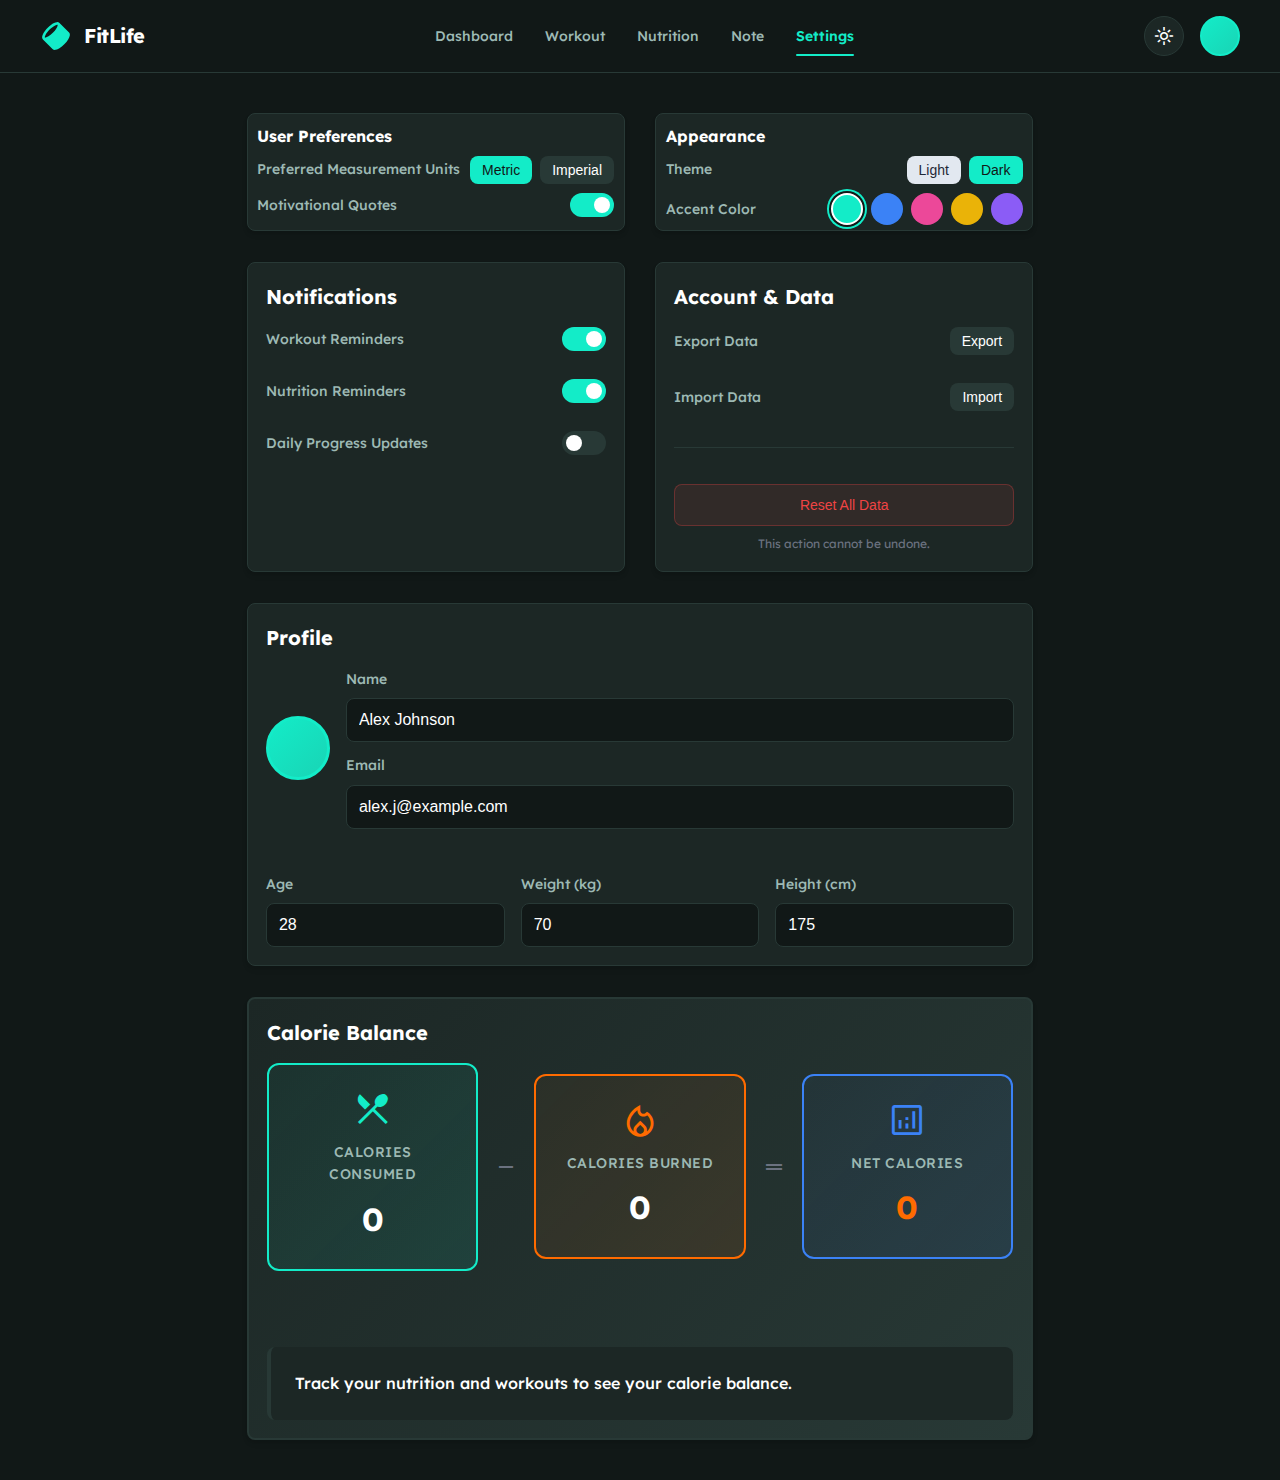
<file: settings.html>
<!DOCTYPE html>
<html lang="en">
<head>
    <meta charset="UTF-8">
    <meta name="viewport" content="width=device-width, initial-scale=1.0">
    <title>FitLife - Settings</title>
    <link rel="preconnect" href="https://fonts.gstatic.com" crossorigin>
    <link href="https://fonts.googleapis.com/css2?family=Lexend:wght@400;500;700;900&family=Noto+Sans:wght@400;500;700;900&display=swap" rel="stylesheet">
    <link href="https://fonts.googleapis.com/css2?family=Material+Symbols+Outlined" rel="stylesheet">
    <link rel="stylesheet" href="style.css">
</head>
<body>
    <div class="app-container">
        <header class="header">
            <div class="logo">
                <svg class="logo-icon" fill="none" viewBox="0 0 48 48" xmlns="http://www.w3.org/2000/svg">
                    <g clip-path="url(#clip0_6_543)">
                        <path d="M42.1739 20.1739L27.8261 5.82609C29.1366 7.13663 28.3989 10.1876 26.2002 13.7654C24.8538 15.9564 22.9595 18.3449 20.6522 20.6522C18.3449 22.9595 15.9564 24.8538 13.7654 26.2002C10.1876 28.3989 7.13663 29.1366 5.82609 27.8261L20.1739 42.1739C21.4845 43.4845 24.5355 42.7467 28.1133 40.548C30.3042 39.2016 32.6927 37.3073 35 35C37.3073 32.6927 39.2016 30.3042 40.548 28.1133C42.7467 24.5355 43.4845 21.4845 42.1739 20.1739Z" fill="currentColor"></path>
                        <path clip-rule="evenodd" d="M7.24189 26.4066C7.31369 26.4411 7.64204 26.5637 8.52504 26.3738C9.59462 26.1438 11.0343 25.5311 12.7183 24.4963C14.7583 23.2426 17.0256 21.4503 19.238 19.238C21.4503 17.0256 23.2426 14.7583 24.4963 12.7183C25.5311 11.0343 26.1438 9.59463 26.3738 8.52504C26.5637 7.64204 26.4411 7.31369 26.4066 7.24189C26.345 7.21246 26.143 7.14535 25.6664 7.1918C24.9745 7.25925 23.9954 7.5498 22.7699 8.14278C20.3369 9.32007 17.3369 11.4915 14.4142 14.4142C11.4915 17.3369 9.32007 20.3369 8.14278 22.7699C7.5498 23.9954 7.25925 24.9745 7.1918 25.6664C7.14534 26.143 7.21246 26.345 7.24189 26.4066ZM29.9001 10.7285C29.4519 12.0322 28.7617 13.4172 27.9042 14.8126C26.465 17.1544 24.4686 19.6641 22.0664 22.0664C19.6641 24.4686 17.1544 26.465 14.8126 27.9042C13.4172 28.7617 12.0322 29.4519 10.7285 29.9001L21.5754 40.747C21.6001 40.7606 21.8995 40.931 22.8729 40.7217C23.9424 40.4916 25.3821 39.879 27.0661 38.8441C29.1062 37.5904 31.3734 35.7982 33.5858 33.5858C35.7982 31.3734 37.5904 29.1062 38.8441 27.0661C39.879 25.3821 40.4916 23.9425 40.7216 22.8729C40.931 21.8995 40.7606 21.6001 40.747 21.5754L29.9001 10.7285ZM29.2403 4.41187L43.5881 18.7597C44.9757 20.1473 44.9743 22.1235 44.6322 23.7139C44.2714 25.3919 43.4158 27.2666 42.252 29.1604C40.8128 31.5022 38.8165 34.012 36.4142 36.4142C34.012 38.8165 31.5022 40.8128 29.1604 42.252C27.2666 43.4158 25.3919 44.2714 23.7139 44.6322C22.1235 44.9743 20.1473 44.9757 18.7597 43.5881L4.41187 29.2403C3.29027 28.1187 3.08209 26.5973 3.21067 25.2783C3.34099 23.9415 3.8369 22.4852 4.54214 21.0277C5.96129 18.0948 8.43335 14.7382 11.5858 11.5858C14.7382 8.43335 18.0948 5.9613 21.0277 4.54214C22.4852 3.8369 23.9415 3.34099 25.2783 3.21067C26.5973 3.08209 28.1187 3.29028 29.2403 4.41187Z" fill="currentColor" fill-rule="evenodd"></path>
                    </g>
                    <defs>
                        <clipPath id="clip0_6_543">
                            <rect fill="white" height="48" width="48"></rect>
                        </clipPath>
                    </defs>
                </svg>
                <h1 class="logo-text">FitLife</h1>
            </div>
            <nav class="nav">
                <a href="index.html" class="nav-link">Dashboard</a>
                <a href="workout.html" class="nav-link">Workout</a>
                <a href="nutrition.html" class="nav-link">Nutrition</a>
                <a href="note.html" class="nav-link">Note</a>
                <a href="settings.html" class="nav-link active">Settings</a>
            </nav>
            <div class="header-actions">
                <button class="theme-toggle" id="themeToggle" aria-label="Toggle theme">
                    <span class="material-symbols-outlined theme-icon">light_mode</span>
                </button>
                <div class="profile-avatar"></div>
            </div>
        </header>

        <main class="main-content">
            <div class="settings-container">
                <div class="settings-grid">
                    <!-- User Preferences -->
                    <div class="settings-card settings-compact settings-half">
                        <h3 class="settings-title">User Preferences</h3>
                        <div class="settings-content">
                            <div class="setting-item">
                                <span class="setting-label">Preferred Measurement Units</span>
                                <div class="button-group">
                                    <button class="toggle-btn active" data-unit="metric">Metric</button>
                                    <button class="toggle-btn" data-unit="imperial">Imperial</button>
                                </div>
                            </div>
                            <div class="setting-item">
                                <span class="setting-label">Motivational Quotes</span>
                                <label class="toggle-switch">
                                    <input type="checkbox" id="motivationalQuotes" checked>
                                    <span class="toggle-slider"></span>
                                </label>
                            </div>
                        </div>
                    </div>

                    <!-- Appearance -->
                    <div class="settings-card settings-compact settings-half">
                        <h3 class="settings-title">Appearance</h3>
                        <div class="settings-content">
                            <div class="setting-item">
                                <span class="setting-label">Theme</span>
                                <div class="button-group">
                                    <button class="toggle-btn" data-theme="light">Light</button>
                                    <button class="toggle-btn active" data-theme="dark">Dark</button>
                                </div>
                            </div>
                            <div class="setting-item">
                                <span class="setting-label">Accent Color</span>
                                <div class="color-picker">
                                    <button class="color-option active" data-color="#13ecc8" style="background-color: #13ecc8;"></button>
                                    <button class="color-option" data-color="#3b82f6" style="background-color: #3b82f6;"></button>
                                    <button class="color-option" data-color="#ec4899" style="background-color: #ec4899;"></button>
                                    <button class="color-option" data-color="#eab308" style="background-color: #eab308;"></button>
                                    <button class="color-option" data-color="#8b5cf6" style="background-color: #8b5cf6;"></button>
                                </div>
                            </div>
                        </div>
                    </div>

                    <!-- Notifications -->
                    <div class="settings-card">
                        <h3 class="settings-title">Notifications</h3>
                        <div class="settings-content">
                            <div class="setting-item">
                                <span class="setting-label">Workout Reminders</span>
                                <label class="toggle-switch">
                                    <input type="checkbox" id="workoutReminders" checked>
                                    <span class="toggle-slider"></span>
                                </label>
                            </div>
                            <div class="setting-item">
                                <span class="setting-label">Nutrition Reminders</span>
                                <label class="toggle-switch">
                                    <input type="checkbox" id="nutritionReminders" checked>
                                    <span class="toggle-slider"></span>
                                </label>
                            </div>
                            <div class="setting-item">
                                <span class="setting-label">Daily Progress Updates</span>
                                <label class="toggle-switch">
                                    <input type="checkbox" id="progressUpdates">
                                    <span class="toggle-slider"></span>
                                </label>
                            </div>
                        </div>
                    </div>

                    <!-- Profile -->
                    <div class="settings-card" id="profile">
                        <h3 class="settings-title">Profile</h3>
                        <div class="settings-content">
                            <div class="profile-section">
                                <div class="profile-avatar-large" id="profileAvatarLarge">
                                    <div class="profile-avatar-upload">
                                        <span class="material-symbols-outlined">photo_camera</span>
                                    </div>
                                </div>
                                <input type="file" id="profileImageInput" accept="image/*" style="display: none;">
                                <div class="profile-info">
                                    <div class="form-group">
                                        <label for="userName">Name</label>
                                        <input type="text" id="userName" value="Alex Johnson">
                                    </div>
                                    <div class="form-group">
                                        <label for="userEmail">Email</label>
                                        <input type="email" id="userEmail" value="alex.j@example.com">
                                    </div>
                                </div>
                            </div>
                            <div class="profile-stats">
                                <div class="form-group">
                                    <label for="userAge">Age</label>
                                    <input type="number" id="userAge" value="28" min="10" max="120">
                                </div>
                                <div class="form-group">
                                    <label for="userWeight">Weight (kg)</label>
                                    <input type="number" id="userWeight" value="70" min="30" max="300" step="0.1">
                                </div>
                                <div class="form-group">
                                    <label for="userHeight">Height (cm)</label>
                                    <input type="number" id="userHeight" value="175" min="100" max="250">
                                </div>
                            </div>
                        </div>
                    </div>

                    <!-- Calorie Balance Calculator -->
                    <div class="settings-card calorie-balance-card">
                        <h3 class="settings-title">Calorie Balance</h3>
                        <div class="settings-content">
                            <div class="calorie-balance-display">
                                <div class="balance-item consumed">
                                    <span class="material-symbols-outlined balance-icon">restaurant_menu</span>
                                    <div class="balance-info">
                                        <p class="balance-label">Calories Consumed</p>
                                        <p class="balance-value" id="caloriesConsumed">0</p>
                                    </div>
                                </div>
                                <div class="balance-operator">
                                    <span class="material-symbols-outlined">remove</span>
                                </div>
                                <div class="balance-item burned">
                                    <span class="material-symbols-outlined balance-icon">local_fire_department</span>
                                    <div class="balance-info">
                                        <p class="balance-label">Calories Burned</p>
                                        <p class="balance-value" id="caloriesBurned">0</p>
                                    </div>
                                </div>
                                <div class="balance-operator">
                                    <span class="material-symbols-outlined">drag_handle</span>
                                </div>
                                <div class="balance-item net">
                                    <span class="material-symbols-outlined balance-icon">analytics</span>
                                    <div class="balance-info">
                                        <p class="balance-label">Net Calories</p>
                                        <p class="balance-value" id="netCalories">0</p>
                                    </div>
                                </div>
                            </div>
                            <div class="balance-summary" id="balanceSummary">
                                <p class="summary-text">Track your nutrition and workouts to see your calorie balance.</p>
                                <div class="goal-display" style="margin-top:0.75rem; display:flex; align-items:center; gap:0.75rem;">
                                    <strong style="font-weight:600;">Daily Goal:</strong>
                                    <span id="settingsGoalDisplay" style="font-weight:700; color:var(--primary-color);">2500</span>
                                    <span style="color:var(--text-secondary);">kcal</span>
                                    <a href="nutrition.html" class="action-btn" id="editGoalFromSettings" style="margin-left:auto;">Edit in Nutrition</a>
                                </div>
                            </div>
                        </div>
                    </div>

                    <!-- Account & Data -->
                    <div class="settings-card account-data">
                        <h3 class="settings-title">Account & Data</h3>
                        <div class="settings-content">
                            <div class="setting-item">
                                <span class="setting-label">Export Data</span>
                                <button class="action-btn" id="exportDataBtn">Export</button>
                            </div>
                            <div class="setting-item">
                                <span class="setting-label">Import Data</span>
                                <button class="action-btn" id="importDataBtn">Import</button>
                                <input type="file" id="importFile" accept=".json" style="display: none;">
                            </div>
                            <div class="divider"></div>
                            <div class="danger-section">
                                <button class="danger-btn" id="resetDataBtn">Reset All Data</button>
                                <p class="danger-description">This action cannot be undone.</p>
                            </div>
                        </div>
                    </div>
                </div>
            </div>
        </main>

        <!-- Reset Confirmation Modal -->
        <div class="modal" id="resetModal">
            <div class="modal-content">
                <div class="modal-header">
                    <h3>Reset All Data</h3>
                    <button class="modal-close" id="closeResetModal">
                        <span class="material-symbols-outlined">close</span>
                    </button>
                </div>
                <div class="modal-body">
                    <p>Are you sure you want to reset all data? This will permanently delete:</p>
                    <ul>
                        <li>All workout exercises and progress</li>
                        <li>All nutrition logs and meals</li>
                        <li>All notes and personal content</li>
                        <li>All settings and preferences</li>
                    </ul>
                    <p><strong>This action cannot be undone.</strong></p>
                </div>
                <div class="form-actions">
                    <button type="button" class="btn-secondary" id="cancelResetBtn">Cancel</button>
                    <button type="button" class="btn-danger" id="confirmResetBtn">Reset All Data</button>
                </div>
            </div>
        </div>
    </div>

    <script>
        // FitLife Settings Page JavaScript
        class SettingsManager {
            constructor() {
                this.data = {
                    settings: this.safeParseJSON('fitlife_settings') || {
                        calorieGoal: 2500,
                        units: 'metric',
                        motivationalQuotes: true,
                        theme: 'dark',
                        accentColor: '#13ecc8',
                        workoutReminders: true,
                        nutritionReminders: true,
                        progressUpdates: false,
                        profile: {
                            name: 'Alex Johnson',
                            email: 'alex.j@example.com',
                            age: 28,
                            weight: 70,
                            height: 175
                        }
                    }
                };
                
                this.init();
            }

                // Helper to convert hex color to RGB object {r,g,b}
                static hexToRgb(hex) {
                    if (!hex) return null;
                    const cleaned = hex.replace('#', '').trim();
                    if (cleaned.length === 3) {
                        const r = parseInt(cleaned[0] + cleaned[0], 16);
                        const g = parseInt(cleaned[1] + cleaned[1], 16);
                        const b = parseInt(cleaned[2] + cleaned[2], 16);
                        return { r, g, b };
                    } else if (cleaned.length === 6) {
                        const r = parseInt(cleaned.substring(0, 2), 16);
                        const g = parseInt(cleaned.substring(2, 4), 16);
                        const b = parseInt(cleaned.substring(4, 6), 16);
                        return { r, g, b };
                    }
                    return null;
                }

            // Safe JSON parsing with error handling
            safeParseJSON(key) {
                try {
                    const item = localStorage.getItem(key);
                    return item ? JSON.parse(item) : null;
                } catch (error) {
                    console.warn(`Error parsing localStorage item ${key}:`, error);
                    return null;
                }
            }

            init() {
                this.loadSettingsValues();
                this.setupEventListeners();
                this.applyTheme(this.data.settings.theme);
                this.applyAccentColor(this.data.settings.accentColor);
                this.loadProfileImage();
                this.scrollToProfileIfNeeded();
                this.setupHeaderThemeToggle();
                this.updateCalorieBalance();
                
                // Update calorie balance every 2 seconds
                setInterval(() => this.updateCalorieBalance(), 2000);
            }

            // Load current settings into UI elements
            loadSettingsValues() {
                const settings = this.data.settings;
                
                // Calorie Goal
                const calorieGoal = document.getElementById('calorieGoal');
                const calorieRange = document.getElementById('calorieRange');
                if (calorieGoal && calorieRange) {
                    calorieGoal.value = settings.calorieGoal;
                    calorieRange.value = settings.calorieGoal;
                }
                
                // Unit buttons
                document.querySelectorAll('[data-unit]').forEach(btn => {
                    btn.classList.remove('active');
                    if (btn.dataset.unit === settings.units) {
                        btn.classList.add('active');
                    }
                });
                
                // Theme buttons
                document.querySelectorAll('[data-theme]').forEach(btn => {
                    btn.classList.remove('active');
                    if (btn.dataset.theme === settings.theme) {
                        btn.classList.add('active');
                    }
                });
                
                // Color options
                document.querySelectorAll('[data-color]').forEach(btn => {
                    btn.classList.remove('active');
                    if (btn.dataset.color === settings.accentColor) {
                        btn.classList.add('active');
                    }
                });
                
                // Checkboxes
                const motivationalQuotes = document.getElementById('motivationalQuotes');
                const workoutReminders = document.getElementById('workoutReminders');
                const nutritionReminders = document.getElementById('nutritionReminders');
                const progressUpdates = document.getElementById('progressUpdates');
                
                if (motivationalQuotes) motivationalQuotes.checked = settings.motivationalQuotes;
                if (workoutReminders) workoutReminders.checked = settings.workoutReminders;
                if (nutritionReminders) nutritionReminders.checked = settings.nutritionReminders;
                if (progressUpdates) progressUpdates.checked = settings.progressUpdates;
                
                // Profile fields
                const userName = document.getElementById('userName');
                const userEmail = document.getElementById('userEmail');
                const userAge = document.getElementById('userAge');
                const userWeight = document.getElementById('userWeight');
                const userHeight = document.getElementById('userHeight');
                
                if (userName) userName.value = settings.profile.name;
                if (userEmail) userEmail.value = settings.profile.email;
                if (userAge) userAge.value = settings.profile.age;
                if (userWeight) userWeight.value = settings.profile.weight;
                if (userHeight) userHeight.value = settings.profile.height;
            }

            // Setup all event listeners
            setupEventListeners() {
                this.setupUnitButtons();
                this.setupThemeButtons();
                this.setupColorButtons();
                this.setupCheckboxes();
                this.setupProfileInputs();
                this.setupDataManagement();
                this.setupResetModal();
                this.setupProfileImageUpload();
                this.setupHeaderProfileNavigation();
            }

            // Measurement unit toggle buttons
            setupUnitButtons() {
                document.querySelectorAll('[data-unit]').forEach(btn => {
                    btn.addEventListener('click', (e) => {
                        e.preventDefault();
                        
                        // Remove active class from all unit buttons
                        document.querySelectorAll('[data-unit]').forEach(b => b.classList.remove('active'));
                        
                        // Add active class to clicked button
                        e.target.classList.add('active');
                        
                        // Update setting
                        const unit = e.target.dataset.unit;
                        this.updateSetting('units', unit);
                        
                        // Convert weight display if needed
                        this.convertWeightDisplay(unit);
                        
                        this.showToast(`Measurement units changed to ${unit}`);
                    });
                });
            }

            // Theme toggle buttons
            setupThemeButtons() {
                document.querySelectorAll('[data-theme]').forEach(btn => {
                    btn.addEventListener('click', (e) => {
                        e.preventDefault();
                        
                        // Remove active class from all theme buttons
                        document.querySelectorAll('[data-theme]').forEach(b => b.classList.remove('active'));
                        
                        // Add active class to clicked button
                        e.target.classList.add('active');
                        
                        // Update setting and apply theme
                        const theme = e.target.dataset.theme;
                        this.updateSetting('theme', theme);
                        this.applyTheme(theme);
                        
                        this.showToast(`Theme changed to ${theme}`);
                    });
                });
            }

            // Accent color buttons
            setupColorButtons() {
                document.querySelectorAll('[data-color]').forEach(btn => {
                    btn.addEventListener('click', (e) => {
                        e.preventDefault();
                        
                        // Remove active class from all color buttons
                        document.querySelectorAll('[data-color]').forEach(b => b.classList.remove('active'));
                        
                        // Add active class to clicked button
                        e.target.classList.add('active');
                        
                        // Update setting and apply color
                        const color = e.target.dataset.color;
                        this.updateSetting('accentColor', color);
                        this.applyAccentColor(color);
                        
                        this.showToast('Accent color updated!');
                    });
                });
            }

            // Notification checkboxes (rewritten for clarity and reliability)
            setupCheckboxes() {
                // Helper to wire a checkbox by id with label text
                const wireCheckbox = (id, labelText) => {
                    const checkbox = document.getElementById(id);
                    if (!checkbox) return;

                    // Initialize ARIA and checked state from current settings
                    checkbox.setAttribute('role', 'switch');
                    checkbox.setAttribute('aria-checked', this.data.settings[id] ? 'true' : 'false');
                    checkbox.checked = !!this.data.settings[id];

                    // Listen for changes
                    checkbox.addEventListener('change', (e) => {
                        const isChecked = !!e.target.checked;
                        // Update stored setting and persist
                        this.updateSetting(id, isChecked);

                        // Update aria
                        e.target.setAttribute('aria-checked', isChecked ? 'true' : 'false');

                        // Notify user
                        this.showToast(`${labelText} ${isChecked ? 'enabled' : 'disabled'}`);
                    });
                };

                wireCheckbox('motivationalQuotes', 'Motivational Quotes');
                wireCheckbox('workoutReminders', 'Workout Reminders');
                wireCheckbox('nutritionReminders', 'Nutrition Reminders');
                wireCheckbox('progressUpdates', 'Daily Progress Updates');
            }

            // Profile input fields
            setupProfileInputs() {
                const profileFields = [
                    { id: 'userName', key: 'name', label: 'Name' },
                    { id: 'userEmail', key: 'email', label: 'Email' },
                    { id: 'userAge', key: 'age', label: 'Age', type: 'number' },
                    { id: 'userWeight', key: 'weight', label: 'Weight', type: 'number' },
                    { id: 'userHeight', key: 'height', label: 'Height', type: 'number' }
                ];
                
                profileFields.forEach(field => {
                    const input = document.getElementById(field.id);
                    if (input) {
                        input.addEventListener('change', (e) => {
                            let value = e.target.value;
                            
                            // Convert to number if needed
                            if (field.type === 'number') {
                                value = parseFloat(value);
                                if (isNaN(value)) return;
                            }
                            
                            // Validate input
                            if (this.validateProfileInput(field.key, value)) {
                                this.updateProfileSetting(field.key, value);
                                this.showToast(`${field.label} updated successfully!`);
                            } else {
                                // Reset to previous value
                                input.value = this.data.settings.profile[field.key];
                                this.showToast(`Invalid ${field.label.toLowerCase()}`, 'error');
                            }
                        });
                    }
                });
            }

            // Data management (export, import, reset)
            setupDataManagement() {
                const exportBtn = document.getElementById('exportDataBtn');
                const importBtn = document.getElementById('importDataBtn');
                const importFile = document.getElementById('importFile');
                const resetBtn = document.getElementById('resetDataBtn');
                
                if (exportBtn) {
                    exportBtn.addEventListener('click', () => this.exportData());
                }
                
                if (importBtn && importFile) {
                    importBtn.addEventListener('click', () => importFile.click());
                    importFile.addEventListener('change', (e) => {
                        if (e.target.files[0]) {
                            this.importData(e.target.files[0]);
                        }
                    });
                }
                
                if (resetBtn) {
                    resetBtn.addEventListener('click', () => {
                        document.getElementById('resetModal').style.display = 'flex';
                    });
                }
            }

            // Reset confirmation modal
            setupResetModal() {
                const resetModal = document.getElementById('resetModal');
                const closeBtn = document.getElementById('closeResetModal');
                const cancelBtn = document.getElementById('cancelResetBtn');
                const confirmBtn = document.getElementById('confirmResetBtn');
                
                if (closeBtn) {
                    closeBtn.addEventListener('click', () => {
                        resetModal.style.display = 'none';
                    });
                }
                
                if (cancelBtn) {
                    cancelBtn.addEventListener('click', () => {
                        resetModal.style.display = 'none';
                    });
                }
                
                if (confirmBtn) {
                    confirmBtn.addEventListener('click', () => {
                        this.resetAllData();
                        resetModal.style.display = 'none';
                    });
                }
                
                // Close on outside click
                if (resetModal) {
                    resetModal.addEventListener('click', (e) => {
                        if (e.target === resetModal) {
                            resetModal.style.display = 'none';
                        }
                    });
                }
            }

            // Setup profile image upload
            setupProfileImageUpload() {
                const profileAvatarLarge = document.getElementById('profileAvatarLarge');
                const profileImageInput = document.getElementById('profileImageInput');
                
                if (profileAvatarLarge) {
                    profileAvatarLarge.addEventListener('click', () => {
                        profileImageInput.click();
                    });
                }
                
                if (profileImageInput) {
                    profileImageInput.addEventListener('change', (e) => {
                        const file = e.target.files[0];
                        if (file && file.type.startsWith('image/')) {
                            this.handleProfileImageUpload(file);
                        } else {
                            this.showToast('Please select a valid image file', 'error');
                        }
                    });
                }
            }

            // Handle profile image upload
            handleProfileImageUpload(file) {
                const reader = new FileReader();
                
                reader.onload = (e) => {
                    const imageData = e.target.result;
                    
                    // Save to localStorage
                    try {
                        localStorage.setItem('fitlife_profile_image', imageData);
                        
                        // Update all profile avatars
                        this.updateProfileAvatars(imageData);
                        
                        this.showToast('Profile image updated successfully!', 'success');
                    } catch (error) {
                        console.error('Error saving profile image:', error);
                        this.showToast('Error saving profile image. Image may be too large.', 'error');
                    }
                };
                
                reader.onerror = () => {
                    this.showToast('Error reading image file', 'error');
                };
                
                reader.readAsDataURL(file);
            }

            // Load profile image
            loadProfileImage() {
                const savedImage = localStorage.getItem('fitlife_profile_image');
                if (savedImage) {
                    this.updateProfileAvatars(savedImage);
                    
                    // Also update header profile avatar
                    const headerAvatar = document.querySelector('.profile-avatar');
                    if (headerAvatar) {
                        headerAvatar.style.backgroundImage = `url(${savedImage})`;
                        headerAvatar.style.backgroundSize = 'cover';
                        headerAvatar.style.backgroundPosition = 'center';
                    }
                } else {
                    // Set default gradient if no image
                    const profileAvatarLarge = document.getElementById('profileAvatarLarge');
                    if (profileAvatarLarge) {
                        profileAvatarLarge.style.background = 'linear-gradient(135deg, var(--primary-color), #19d4b5)';
                    }
                }
            }

            // Update all profile avatars with image
            updateProfileAvatars(imageData) {
                const profileAvatarLarge = document.getElementById('profileAvatarLarge');
                const headerAvatar = document.querySelector('.profile-avatar');
                
                if (profileAvatarLarge) {
                    profileAvatarLarge.style.backgroundImage = `url(${imageData})`;
                    profileAvatarLarge.style.backgroundSize = 'cover';
                    profileAvatarLarge.style.backgroundPosition = 'center';
                }
                
                if (headerAvatar) {
                    headerAvatar.style.backgroundImage = `url(${imageData})`;
                    headerAvatar.style.backgroundSize = 'cover';
                    headerAvatar.style.backgroundPosition = 'center';
                }
            }

            // Scroll to profile section if hash is present
            scrollToProfileIfNeeded() {
                if (window.location.hash === '#profile') {
                    setTimeout(() => {
                        const profileSection = document.getElementById('profile');
                        if (profileSection) {
                            profileSection.scrollIntoView({ behavior: 'smooth', block: 'start' });
                            // Add highlight effect
                            profileSection.style.transition = 'all 0.3s ease';
                            // Use CSS variable for primary rgb to keep box shadow in sync with accent color
                            const primaryRgb = getComputedStyle(document.documentElement).getPropertyValue('--primary-rgb').trim() || '19, 236, 200';
                            profileSection.style.boxShadow = `0 0 0 3px rgba(${primaryRgb}, 0.3)`;
                            setTimeout(() => {
                                profileSection.style.boxShadow = '';
                            }, 2000);
                        }
                    }, 300);
                }
            }

            // Setup header profile avatar navigation
            setupHeaderProfileNavigation() {
                const headerAvatar = document.querySelector('.profile-avatar');
                if (headerAvatar) {
                    headerAvatar.addEventListener('click', () => {
                        const profileSection = document.getElementById('profile');
                        if (profileSection) {
                            profileSection.scrollIntoView({ behavior: 'smooth', block: 'start' });
                            // Add highlight effect
                            profileSection.style.transition = 'all 0.3s ease';
                            const primaryRgb2 = getComputedStyle(document.documentElement).getPropertyValue('--primary-rgb').trim() || '19, 236, 200';
                            profileSection.style.boxShadow = `0 0 0 3px rgba(${primaryRgb2}, 0.3)`;
                            setTimeout(() => {
                                profileSection.style.boxShadow = '';
                            }, 2000);
                        }
                    });
                    headerAvatar.style.cursor = 'pointer';
                }
            }

            // Setup header theme toggle
            setupHeaderThemeToggle() {
                const themeToggle = document.getElementById('themeToggle');
                if (!themeToggle) return;

                // Update icon based on current theme
                this.updateHeaderThemeIcon();

                // Add click event listener
                themeToggle.addEventListener('click', () => {
                    this.toggleHeaderTheme();
                });
            }

            // Toggle theme from header
            toggleHeaderTheme() {
                const currentTheme = this.data.settings.theme;
                const newTheme = currentTheme === 'dark' ? 'light' : 'dark';
                
                // Add rotation animation
                const themeToggle = document.getElementById('themeToggle');
                if (themeToggle) {
                    themeToggle.classList.add('rotating');
                    setTimeout(() => {
                        themeToggle.classList.remove('rotating');
                    }, 500);
                }

                // Update theme
                this.updateSetting('theme', newTheme);
                this.applyTheme(newTheme);
                this.updateHeaderThemeIcon();
                
                // Also update the theme buttons in settings
                document.querySelectorAll('[data-theme]').forEach(btn => {
                    btn.classList.remove('active');
                    if (btn.dataset.theme === newTheme) {
                        btn.classList.add('active');
                    }
                });
            }

            // Update header theme icon
            updateHeaderThemeIcon() {
                const themeIcon = document.querySelector('.theme-icon');
                if (!themeIcon) return;

                const currentTheme = this.data.settings.theme || 'dark';
                themeIcon.textContent = currentTheme === 'dark' ? 'light_mode' : 'dark_mode';
            }

            // Update calorie balance calculator
            updateCalorieBalance() {
                // Get consumed calories from nutrition
                const meals = this.safeParseJSON('fitlife_meals') || [];
                const consumed = meals.reduce((sum, meal) => sum + (meal.calories || 0), 0);
                
                // Get burned calories from workout
                const burned = parseInt(localStorage.getItem('workout_calories_burned') || '0');
                
                // Calculate net calories
                const net = consumed - burned;
                
                // Update display
                const consumedEl = document.getElementById('caloriesConsumed');
                const burnedEl = document.getElementById('caloriesBurned');
                const netEl = document.getElementById('netCalories');
                const summaryEl = document.getElementById('balanceSummary');
                
                if (consumedEl) consumedEl.textContent = consumed;
                if (burnedEl) burnedEl.textContent = burned;
                if (netEl) {
                    netEl.textContent = net;
                    netEl.style.color = net > 0 ? 'var(--primary-color)' : '#ff6b00';
                }
                
                // Update summary message
                if (summaryEl) {
                    let message = '';
                    const goal = this.data.settings.calorieGoal || 2500;
                    
                    if (net > goal) {
                        message = `⚠️ You're ${net - goal} kcal over your goal. Consider increasing your workout intensity.`;
                        summaryEl.className = 'balance-summary warning';
                    } else if (net > 0 && net <= goal) {
                        message = `✅ Perfect balance! You have ${goal - net} kcal remaining for your goal.`;
                        summaryEl.className = 'balance-summary success';
                    } else if (net < 0) {
                        message = `🔥 Great work! You've burned ${Math.abs(net)} more calories than consumed.`;
                        summaryEl.className = 'balance-summary excellent';
                    } else {
                        message = 'Track your nutrition and workouts to see your calorie balance.';
                        summaryEl.className = 'balance-summary';
                    }
                    
                    summaryEl.innerHTML = `<p class="summary-text">${message}</p>`;
                }
            }

            // Validate profile inputs
            validateProfileInput(key, value) {
                switch (key) {
                    case 'name':
                        return typeof value === 'string' && value.trim().length > 0;
                    case 'email':
                        const emailRegex = /^[^\s@]+@[^\s@]+\.[^\s@]+$/;
                        return emailRegex.test(value);
                    case 'age':
                        return value >= 10 && value <= 120;
                    case 'weight':
                        return value >= 30 && value <= 300;
                    case 'height':
                        return value >= 100 && value <= 250;
                    default:
                        return true;
                }
            }

            // Convert weight display based on units
            convertWeightDisplay(unit) {
                const weightInput = document.getElementById('userWeight');
                const weightLabel = document.querySelector('label[for="userWeight"]');
                
                if (weightInput && weightLabel) {
                    const currentWeight = parseFloat(weightInput.value);
                    
                    if (unit === 'imperial') {
                        // Convert kg to lbs
                        const weightInLbs = Math.round(currentWeight * 2.20462);
                        weightInput.value = weightInLbs;
                        weightLabel.textContent = 'Weight (lbs)';
                        weightInput.min = '66'; // ~30kg
                        weightInput.max = '661'; // ~300kg
                    } else {
                        // Convert lbs to kg or keep kg
                        if (this.data.settings.units === 'imperial' && currentWeight > 100) {
                            const weightInKg = Math.round(currentWeight / 2.20462);
                            weightInput.value = weightInKg;
                        }
                        weightLabel.textContent = 'Weight (kg)';
                        weightInput.min = '30';
                        weightInput.max = '300';
                    }
                    
                    // Update the setting
                    this.updateProfileSetting('weight', parseFloat(weightInput.value));
                }
            }

            // Update a general setting
            updateSetting(key, value) {
                this.data.settings[key] = value;
                this.saveData();
                // Notify other parts of the app that settings changed
                try {
                    window.dispatchEvent(new CustomEvent('fitlife_settings_updated', { detail: this.data.settings }));
                } catch (e) {
                    console.warn('Could not dispatch settings update event', e);
                }
                // Also write a small timestamp key to localStorage to ensure other tabs receive a storage event
                try {
                    localStorage.setItem('fitlife_settings_last_update', Date.now().toString());
                } catch (err) {
                    console.warn('Could not write settings timestamp for cross-tab sync', err);
                }
            }

            // Update a profile setting
            updateProfileSetting(key, value) {
                this.data.settings.profile[key] = value;
                this.saveData();
            }

            // Apply theme to the page
            applyTheme(theme) {
                document.body.setAttribute('data-theme', theme);
                document.documentElement.setAttribute('data-theme', theme);
            }

            // Apply accent color
            applyAccentColor(color) {
                try {
                    document.documentElement.style.setProperty('--primary-color', color);
                    document.documentElement.style.setProperty('--accent-color', color);
                    // Compute RGB components and set --primary-rgb for rgba tints
                    const rgb = SettingsManager.hexToRgb(color);
                    if (rgb) {
                        document.documentElement.style.setProperty('--primary-rgb', `${rgb.r}, ${rgb.g}, ${rgb.b}`);
                    }
                } catch (e) {
                    console.warn('Could not apply accent color', e);
                }
            }

            // Export data to JSON file
            exportData() {
                try {
                    const allData = {
                        workouts: this.safeParseJSON('fitlife_workouts') || [],
                        meals: this.safeParseJSON('fitlife_meals') || [],
                        notes: this.safeParseJSON('fitlife_notes') || [],
                        settings: this.data.settings,
                        profileImage: localStorage.getItem('fitlife_profile_image') || null,
                        exportDate: new Date().toISOString(),
                        version: '1.0'
                    };
                    
                    const dataStr = JSON.stringify(allData, null, 2);
                    const dataBlob = new Blob([dataStr], { type: 'application/json' });
                    const url = URL.createObjectURL(dataBlob);
                    
                    const link = document.createElement('a');
                    link.href = url;
                    link.download = `fitlife-backup-${new Date().toISOString().split('T')[0]}.json`;
                    document.body.appendChild(link);
                    link.click();
                    document.body.removeChild(link);
                    
                    URL.revokeObjectURL(url);
                    this.showToast('Data exported successfully!', 'success');
                } catch (error) {
                    console.error('Export error:', error);
                    this.showToast('Error exporting data', 'error');
                }
            }

            // Import data from JSON file
            importData(file) {
                const reader = new FileReader();
                reader.onload = (e) => {
                    try {
                        const importedData = JSON.parse(e.target.result);
                        
                        // Validate imported data
                        if (!importedData || typeof importedData !== 'object') {
                            throw new Error('Invalid data format');
                        }
                        
                        // Import data with validation
                        if (importedData.workouts && Array.isArray(importedData.workouts)) {
                            localStorage.setItem('fitlife_workouts', JSON.stringify(importedData.workouts));
                        }
                        
                        if (importedData.meals && Array.isArray(importedData.meals)) {
                            localStorage.setItem('fitlife_meals', JSON.stringify(importedData.meals));
                        }
                        
                        if (importedData.notes && Array.isArray(importedData.notes)) {
                            localStorage.setItem('fitlife_notes', JSON.stringify(importedData.notes));
                        }
                        
                        if (importedData.settings && typeof importedData.settings === 'object') {
                            this.data.settings = { ...this.data.settings, ...importedData.settings };
                            localStorage.setItem('fitlife_settings', JSON.stringify(this.data.settings));
                        }
                        
                        // Import profile image if exists
                        if (importedData.profileImage) {
                            localStorage.setItem('fitlife_profile_image', importedData.profileImage);
                        }
                        
                        this.showToast('Data imported successfully!', 'success');
                        
                        // Reload settings after import
                        setTimeout(() => {
                            this.loadSettingsValues();
                            this.applyTheme(this.data.settings.theme);
                            this.applyAccentColor(this.data.settings.accentColor);
                            this.loadProfileImage();
                        }, 500);
                        
                    } catch (error) {
                        console.error('Import error:', error);
                        this.showToast('Error importing data. Please check the file format.', 'error');
                    }
                };
                
                reader.onerror = () => {
                    this.showToast('Error reading file', 'error');
                };
                
                reader.readAsText(file);
            }

            // Reset all data
            resetAllData() {
                try {
                    // Clear all localStorage including profile image
                    const keys = ['fitlife_workouts', 'fitlife_meals', 'fitlife_notes', 'fitlife_settings', 'fitlife_profile_image'];
                    keys.forEach(key => localStorage.removeItem(key));
                    
                    this.showToast('All data has been reset successfully!', 'success');
                    
                    // Reload page after short delay
                    setTimeout(() => {
                        window.location.reload();
                    }, 1500);
                } catch (error) {
                    console.error('Reset error:', error);
                    this.showToast('Error resetting data', 'error');
                }
            }

            // Save settings to localStorage
            saveData() {
                try {
                    localStorage.setItem('fitlife_settings', JSON.stringify(this.data.settings));
                } catch (error) {
                    console.error('Error saving settings:', error);
                    this.showToast('Error saving settings', 'error');
                }
            }

            // Show toast notification
            showToast(message, type = 'success') {
                // Remove existing toast if any
                const existingToast = document.querySelector('.toast');
                if (existingToast) {
                    existingToast.remove();
                }
                
                // Create toast element
                const toast = document.createElement('div');
                toast.className = `toast toast-${type}`;
                toast.textContent = message;
                
                // Add styles
                Object.assign(toast.style, {
                    position: 'fixed',
                    top: '20px',
                    right: '20px',
                    padding: '12px 24px',
                    borderRadius: '8px',
                    color: 'white',
                    fontWeight: '500',
                    zIndex: '10000',
                    transform: 'translateX(100%)',
                    transition: 'transform 0.3s ease',
                    backgroundColor: type === 'error' ? '#ef4444' : '#10b981',
                    boxShadow: '0 4px 12px rgba(0, 0, 0, 0.15)'
                });
                
                document.body.appendChild(toast);
                
                // Animate in
                setTimeout(() => {
                    toast.style.transform = 'translateX(0)';
                }, 100);
                
                // Auto remove after 3 seconds
                setTimeout(() => {
                    toast.style.transform = 'translateX(100%)';
                    setTimeout(() => {
                        if (toast.parentNode) {
                            toast.parentNode.removeChild(toast);
                        }
                    }, 300);
                }, 3000);
            }
        }

        // Initialize settings when DOM is ready
        if (document.readyState === 'loading') {
            document.addEventListener('DOMContentLoaded', () => {
                window.settingsManager = new SettingsManager();
            });
        } else {
            window.settingsManager = new SettingsManager();
        }
    </script>
</body>
</html>
</file>
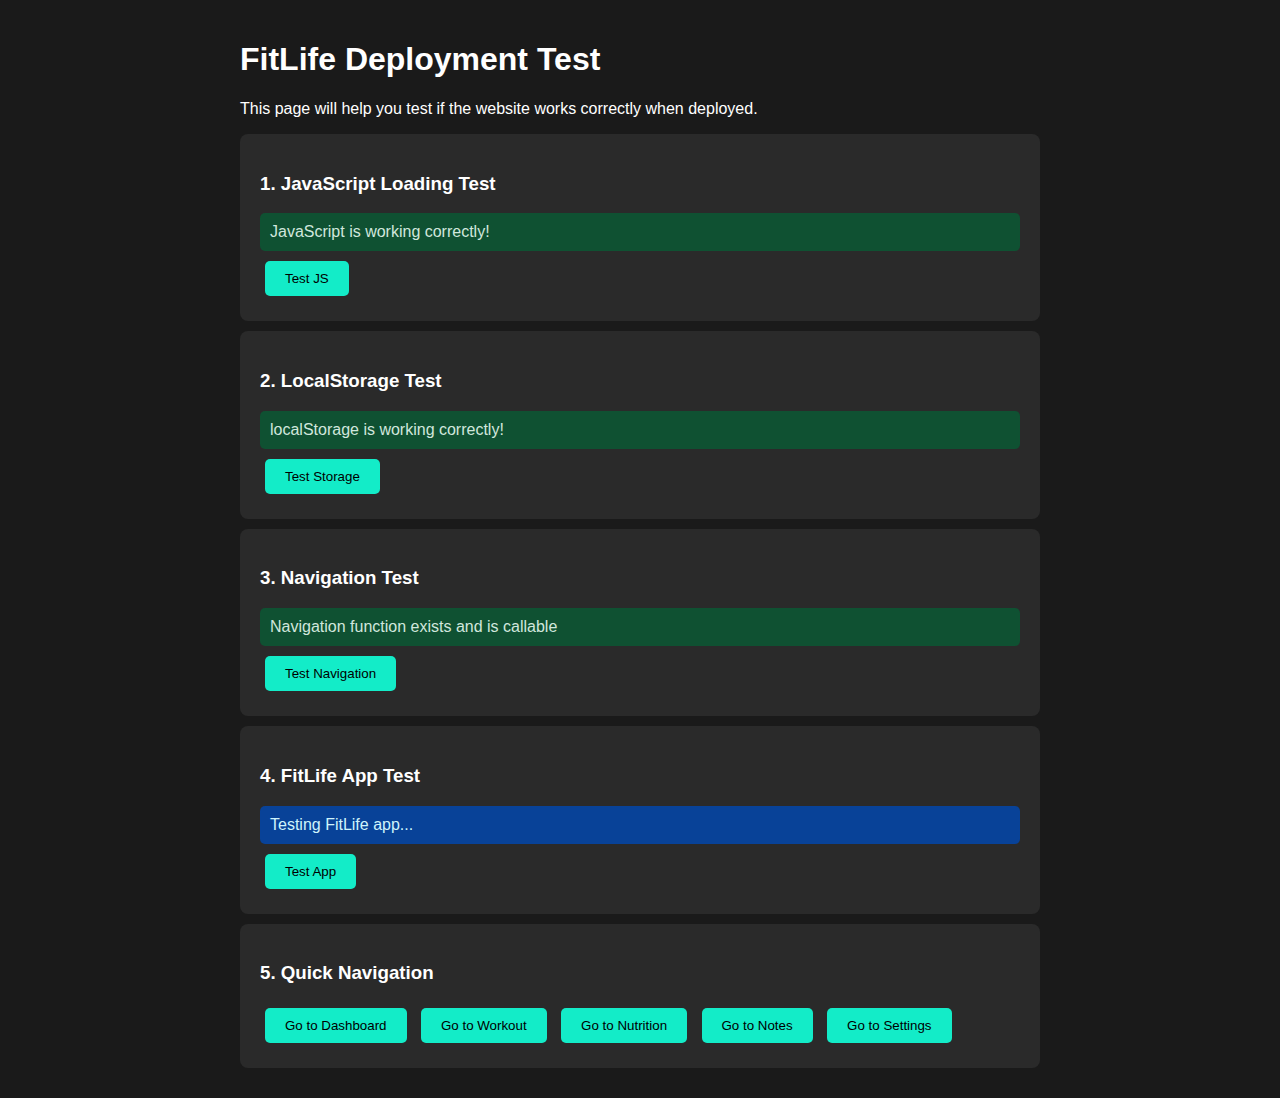
<file: test-deployment.html>
<!DOCTYPE html>
<html lang="en">
<head>
    <meta charset="UTF-8">
    <meta name="viewport" content="width=device-width, initial-scale=1.0">
    <title>FitLife Deployment Test</title>
    <style>
        body {
            font-family: Arial, sans-serif;
            max-width: 800px;
            margin: 0 auto;
            padding: 20px;
            background: #1a1a1a;
            color: white;
        }
        .test-section {
            background: #2a2a2a;
            padding: 20px;
            margin: 10px 0;
            border-radius: 8px;
        }
        .test-button {
            background: #13ecc8;
            color: black;
            border: none;
            padding: 10px 20px;
            border-radius: 5px;
            cursor: pointer;
            margin: 5px;
        }
        .test-button:hover {
            background: #0fc7a8;
        }
        .status {
            padding: 10px;
            margin: 5px 0;
            border-radius: 5px;
        }
        .success { background: #0f5132; color: #d1e7dd; }
        .error { background: #721c24; color: #f8d7da; }
        .info { background: #084298; color: #cff4fc; }
    </style>
</head>
<body>
    <h1>FitLife Deployment Test</h1>
    <p>This page will help you test if the website works correctly when deployed.</p>

    <div class="test-section">
        <h3>1. JavaScript Loading Test</h3>
        <div id="jsTest" class="status info">Testing JavaScript...</div>
        <button class="test-button" onclick="testJavaScript()">Test JS</button>
    </div>

    <div class="test-section">
        <h3>2. LocalStorage Test</h3>
        <div id="localStorageTest" class="status info">Testing localStorage...</div>
        <button class="test-button" onclick="testLocalStorage()">Test Storage</button>
    </div>

    <div class="test-section">
        <h3>3. Navigation Test</h3>
        <div id="navigationTest" class="status info">Testing navigation...</div>
        <button class="test-button" onclick="testNavigation()">Test Navigation</button>
    </div>

    <div class="test-section">
        <h3>4. FitLife App Test</h3>
        <div id="appTest" class="status info">Testing FitLife app...</div>
        <button class="test-button" onclick="testFitLifeApp()">Test App</button>
    </div>

    <div class="test-section">
        <h3>5. Quick Navigation</h3>
        <button class="test-button" onclick="window.location.href='index.html'">Go to Dashboard</button>
        <button class="test-button" onclick="window.location.href='workout.html'">Go to Workout</button>
        <button class="test-button" onclick="window.location.href='nutrition.html'">Go to Nutrition</button>
        <button class="test-button" onclick="window.location.href='note.html'">Go to Notes</button>
        <button class="test-button" onclick="window.location.href='settings.html'">Go to Settings</button>
    </div>

    <script>
        function updateStatus(elementId, message, type) {
            const element = document.getElementById(elementId);
            element.textContent = message;
            element.className = `status ${type}`;
        }

        function testJavaScript() {
            try {
                updateStatus('jsTest', 'JavaScript is working correctly!', 'success');
            } catch (error) {
                updateStatus('jsTest', `JavaScript error: ${error.message}`, 'error');
            }
        }

        function testLocalStorage() {
            try {
                const testKey = 'deployment_test';
                const testValue = 'test_data_' + Date.now();
                
                localStorage.setItem(testKey, JSON.stringify(testValue));
                const retrieved = JSON.parse(localStorage.getItem(testKey));
                localStorage.removeItem(testKey);
                
                if (retrieved === testValue) {
                    updateStatus('localStorageTest', 'localStorage is working correctly!', 'success');
                } else {
                    updateStatus('localStorageTest', 'localStorage data mismatch', 'error');
                }
            } catch (error) {
                updateStatus('localStorageTest', `localStorage error: ${error.message}`, 'error');
            }
        }

        function testNavigation() {
            try {
                // Test if navigation function exists
                if (typeof navigateToPage === 'function') {
                    updateStatus('navigationTest', 'Navigation function exists and is callable', 'success');
                } else {
                    updateStatus('navigationTest', 'navigateToPage function not found - may need to load script.js', 'error');
                }
            } catch (error) {
                updateStatus('navigationTest', `Navigation error: ${error.message}`, 'error');
            }
        }

        function testFitLifeApp() {
            try {
                // Load the script if not already loaded
                if (!window.app && !window.FitLifeApp) {
                    const script = document.createElement('script');
                    script.src = 'script.js';
                    script.onload = function() {
                        setTimeout(() => {
                            if (window.app) {
                                updateStatus('appTest', 'FitLife app loaded and initialized successfully!', 'success');
                            } else {
                                updateStatus('appTest', 'FitLife app failed to initialize', 'error');
                            }
                        }, 500);
                    };
                    script.onerror = function() {
                        updateStatus('appTest', 'Failed to load script.js', 'error');
                    };
                    document.head.appendChild(script);
                } else if (window.app) {
                    updateStatus('appTest', 'FitLife app is already loaded and working!', 'success');
                } else {
                    updateStatus('appTest', 'FitLife app class exists but not initialized', 'info');
                }
            } catch (error) {
                updateStatus('appTest', `FitLife app error: ${error.message}`, 'error');
            }
        }

        // Global navigation function for testing
        function navigateToPage(page) {
            window.location.href = page;
        }

        // Auto-run basic tests
        window.addEventListener('load', function() {
            setTimeout(() => {
                testJavaScript();
                testLocalStorage();
                testNavigation();
            }, 100);
        });
    </script>
</body>
</html>
</file>
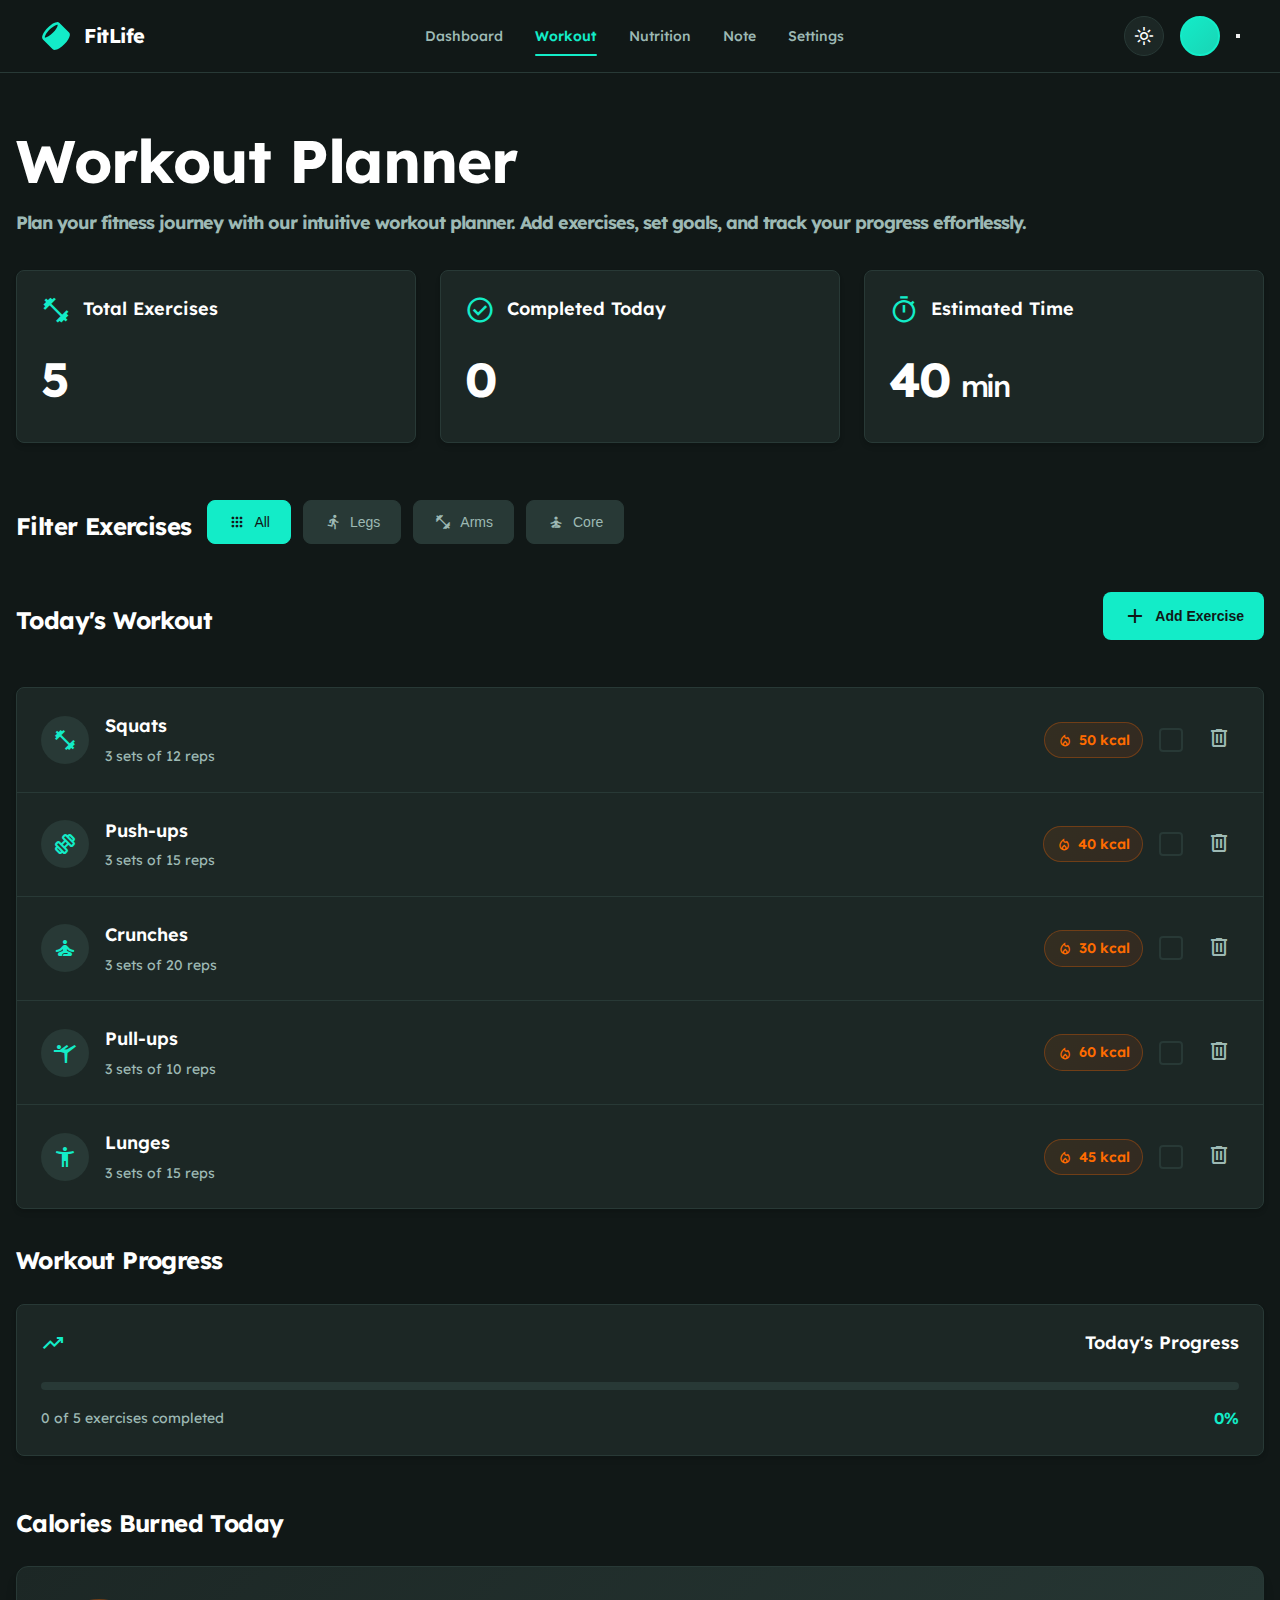
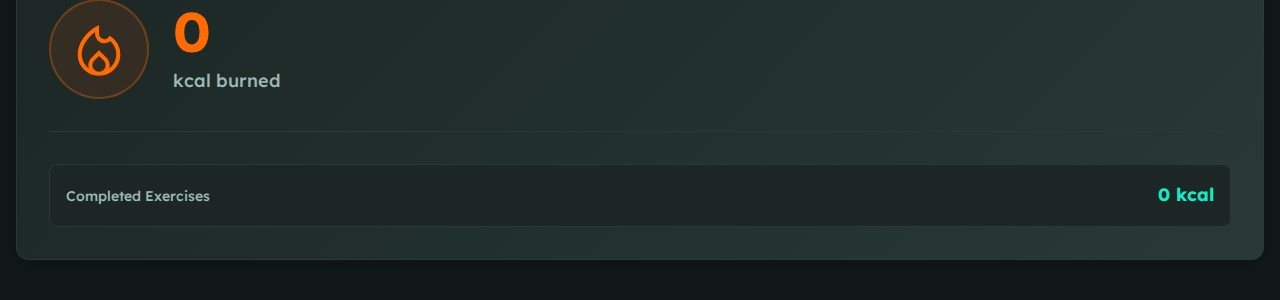
<file: workout.html>
<!DOCTYPE html>
<html lang="en">
<head>
    <meta charset="UTF-8">
    <meta name="viewport" content="width=device-width, initial-scale=1.0">
    <title>FitLife - Workout</title>
    <link rel="preconnect" href="https://fonts.gstatic.com" crossorigin>
    <link href="https://fonts.googleapis.com/css2?family=Lexend:wght@400;500;700;900&family=Noto+Sans:wght@400;500;700;900&display=swap" rel="stylesheet">
    <link href="https://fonts.googleapis.com/css2?family=Material+Symbols+Outlined" rel="stylesheet">
        <!-- Apply saved theme & accent as early as possible to avoid flash-of-wrong-theme -->
        <script>
            (function(){
                try{
                    var s = localStorage.getItem('fitlife_settings');
                    if (!s) return;
                    var cfg = JSON.parse(s);
                    if (cfg && cfg.theme) {
                        document.documentElement.setAttribute('data-theme', cfg.theme);
                    }
                    if (cfg && cfg.accentColor) {
                        var c = cfg.accentColor;
                        document.documentElement.style.setProperty('--primary-color', c);
                        document.documentElement.style.setProperty('--accent-color', c);
                        try{
                            var hex = c.replace('#','').trim();
                            var r,g,b;
                            if (hex.length === 3) {
                                r = parseInt(hex[0]+hex[0],16);
                                g = parseInt(hex[1]+hex[1],16);
                                b = parseInt(hex[2]+hex[2],16);
                            } else {
                                r = parseInt(hex.substring(0,2),16);
                                g = parseInt(hex.substring(2,4),16);
                                b = parseInt(hex.substring(4,6),16);
                            }
                            if (!isNaN(r)) document.documentElement.style.setProperty('--primary-rgb', r+", "+g+", "+b);
                        }catch(e){}
                    }
                }catch(e){}
            })();
        </script>
        <link rel="stylesheet" href="style.css">
</head>
<body>
    <div class="app-container">
        <header class="header">
            <a href="index.html" class="logo" style="text-decoration: none; cursor: pointer; color: var(--primary-color);">
                <svg class="logo-icon" fill="none" viewBox="0 0 48 48" xmlns="http://www.w3.org/2000/svg">
                    <g clip-path="url(#clip0_6_543)">
                        <path d="M42.1739 20.1739L27.8261 5.82609C29.1366 7.13663 28.3989 10.1876 26.2002 13.7654C24.8538 15.9564 22.9595 18.3449 20.6522 20.6522C18.3449 22.9595 15.9564 24.8538 13.7654 26.2002C10.1876 28.3989 7.13663 29.1366 5.82609 27.8261L20.1739 42.1739C21.4845 43.4845 24.5355 42.7467 28.1133 40.548C30.3042 39.2016 32.6927 37.3073 35 35C37.3073 32.6927 39.2016 30.3042 40.548 28.1133C42.7467 24.5355 43.4845 21.4845 42.1739 20.1739Z" fill="currentColor"></path>
                        <path clip-rule="evenodd" d="M7.24189 26.4066C7.31369 26.4411 7.64204 26.5637 8.52504 26.3738C9.59462 26.1438 11.0343 25.5311 12.7183 24.4963C14.7583 23.2426 17.0256 21.4503 19.238 19.238C21.4503 17.0256 23.2426 14.7583 24.4963 12.7183C25.5311 11.0343 26.1438 9.59463 26.3738 8.52504C26.5637 7.64204 26.4411 7.31369 26.4066 7.24189C26.345 7.21246 26.143 7.14535 25.6664 7.1918C24.9745 7.25925 23.9954 7.5498 22.7699 8.14278C20.3369 9.32007 17.3369 11.4915 14.4142 14.4142C11.4915 17.3369 9.32007 20.3369 8.14278 22.7699C7.5498 23.9954 7.25925 24.9745 7.1918 25.6664C7.14534 26.143 7.21246 26.345 7.24189 26.4066ZM29.9001 10.7285C29.4519 12.0322 28.7617 13.4172 27.9042 14.8126C26.465 17.1544 24.4686 19.6641 22.0664 22.0664C19.6641 24.4686 17.1544 26.465 14.8126 27.9042C13.4172 28.7617 12.0322 29.4519 10.7285 29.9001L21.5754 40.747C21.6001 40.7606 21.8995 40.931 22.8729 40.7217C23.9424 40.4916 25.3821 39.879 27.0661 38.8441C29.1062 37.5904 31.3734 35.7982 33.5858 33.5858C35.7982 31.3734 37.5904 29.1062 38.8441 27.0661C39.879 25.3821 40.4916 23.9425 40.7216 22.8729C40.931 21.8995 40.7606 21.6001 40.747 21.5754L29.9001 10.7285ZM29.2403 4.41187L43.5881 18.7597C44.9757 20.1473 44.9743 22.1235 44.6322 23.7139C44.2714 25.3919 43.4158 27.2666 42.252 29.1604C40.8128 31.5022 38.8165 34.012 36.4142 36.4142C34.012 38.8165 31.5022 40.8128 29.1604 42.252C27.2666 43.4158 25.3919 44.2714 23.7139 44.6322C22.1235 44.9743 20.1473 44.9757 18.7597 43.5881L4.41187 29.2403C3.29027 28.1187 3.08209 26.5973 3.21067 25.2783C3.34099 23.9415 3.8369 22.4852 4.54214 21.0277C5.96129 18.0948 8.43335 14.7382 11.5858 11.5858C14.7382 8.43335 18.0948 5.9613 21.0277 4.54214C22.4852 3.8369 23.9415 3.34099 25.2783 3.21067C26.5973 3.08209 28.1187 3.29028 29.2403 4.41187Z" fill="currentColor" fill-rule="evenodd"></path>
                    </g>
                    <defs>
                        <clipPath id="clip0_6_543">
                            <rect fill="white" height="48" width="48"></rect>
                        </clipPath>
                    </defs>
                </svg>
                <h1 class="logo-text">FitLife</h1>
            </a>
            <nav class="nav" id="mainNav">
                <a href="index.html" class="nav-link">Dashboard</a>
                <a href="workout.html" class="nav-link active">Workout</a>
                <a href="nutrition.html" class="nav-link">Nutrition</a>
                <a href="note.html" class="nav-link">Note</a>
                <a href="settings.html" class="nav-link">Settings</a>
            </nav>
            <div class="header-actions">
                <button class="theme-toggle" id="themeToggle" aria-label="Toggle theme">
                    <span class="material-symbols-outlined theme-icon">light_mode</span>
                </button>
                <div class="profile-avatar"></div>
                <button class="mobile-menu-toggle" id="mobileMenuToggle" aria-label="Toggle menu">
                    <span></span>
                    <span></span>
                    <span></span>
                </button>
            </div>
        </header>

        <main class="main-content">
            <div class="content-container">
                <div class="page-title">
                    <h2>Workout Planner</h2>
                    <p class="page-description">Plan your fitness journey with our intuitive workout planner. Add exercises, set goals, and track your progress effortlessly.</p>
                </div>

                <!-- Workout Stats Cards -->
                <div class="stats-grid">
                    <div class="stats-card">
                        <div class="stats-header">
                            <span class="material-symbols-outlined stats-icon">fitness_center</span>
                            <p class="stats-label">Total Exercises</p>
                        </div>
                        <p class="stats-value" id="totalExercises">5</p>
                    </div>
                    <div class="stats-card">
                        <div class="stats-header">
                            <span class="material-symbols-outlined stats-icon">check_circle</span>
                            <p class="stats-label">Completed Today</p>
                        </div>
                        <p class="stats-value" id="completedExercises">0</p>
                    </div>
                    <div class="stats-card">
                        <div class="stats-header">
                            <span class="material-symbols-outlined stats-icon">timer</span>
                            <p class="stats-label">Estimated Time</p>
                        </div>
                        <p class="stats-value">
                            <span id="estimatedTime">45</span>
                            <span class="stats-unit">min</span>
                        </p>
                    </div>
                </div>

                <!-- Filter Section -->
                <div class="filter-section">
                    <h3 class="section-title">Filter Exercises</h3>
                    <div class="filter-buttons">
                        <button class="filter-btn active" data-filter="all">
                            <span class="material-symbols-outlined">apps</span>
                            All
                        </button>
                        <button class="filter-btn" data-filter="legs">
                            <span class="material-symbols-outlined">directions_run</span>
                            Legs
                        </button>
                        <button class="filter-btn" data-filter="arms">
                            <span class="material-symbols-outlined">fitness_center</span>
                            Arms
                        </button>
                        <button class="filter-btn" data-filter="core">
                            <span class="material-symbols-outlined">self_improvement</span>
                            Core
                        </button>
                    </div>
                </div>

                <!-- Todo List Section -->
                <div class="todo-section">
                    <div class="todo-header">
                        <h3 class="section-title">Today's Workout</h3>
                    <button class="add-exercise-btn" id="addExerciseBtn">
                            <span class="material-symbols-outlined">add</span>
                            Add Exercise
                        </button>
                    </div>
                    
                    <div class="todo-list-container">
                        <div class="todo-list" id="workoutList">
                            <!-- Workout items will be populated by JavaScript -->
                        </div>
                        
                        <!-- Empty State -->
                        <div class="empty-state" id="emptyState" style="display: none;">
                            <div class="empty-state-icon">
                                <span class="material-symbols-outlined">fitness_center</span>
                            </div>
                            <h4>No exercises yet</h4>
                            <p>Start building your workout routine by adding your first exercise.</p>
                            <button class="btn-primary" onclick="document.getElementById('addExerciseBtn').click()">
                                <span class="material-symbols-outlined">add</span>
                                Add Your First Exercise
                    </button>
                        </div>
                    </div>
                </div>

                <!-- Progress Section -->
                <div class="progress-section">
                    <h3 class="section-title">Workout Progress</h3>
                    <div class="progress-card">
                        <div class="progress-header">
                            <span class="material-symbols-outlined">trending_up</span>
                            <h4>Today's Progress</h4>
                        </div>
                        <div class="progress-bar">
                            <div class="progress-fill" id="progressFill" style="width: 0%"></div>
                        </div>
                        <div class="progress-stats">
                            <span class="progress-text">
                                <span id="completedCount">0</span> of <span id="totalCount">5</span> exercises completed
                            </span>
                            <span class="progress-percentage" id="progressPercentage">0%</span>
                        </div>
                    </div>
                </div>

                <!-- Calories Burned Section -->
                <div class="calories-burned-section">
                    <h3 class="section-title">Calories Burned Today</h3>
                    <div class="calories-burned-card">
                        <div class="calories-display">
                            <span class="material-symbols-outlined calories-icon">local_fire_department</span>
                            <div class="calories-info">
                                <p class="calories-value" id="totalCaloriesBurned">0</p>
                                <p class="calories-label">kcal burned</p>
                            </div>
                        </div>
                        <div class="calories-breakdown">
                            <div class="breakdown-item">
                                <span class="breakdown-label">Completed Exercises</span>
                                <span class="breakdown-value" id="completedCalories">0 kcal</span>
                            </div>
                        </div>
                    </div>
                </div>
            </div>
        </main>

        <!-- Add Exercise Modal -->
        <div class="modal" id="addExerciseModal">
            <div class="modal-content">
                <div class="modal-header">
                    <h3>Add New Exercise</h3>
                    <button class="modal-close" id="closeModal">
                        <span class="material-symbols-outlined">close</span>
                    </button>
                </div>
                <form id="addExerciseForm" class="exercise-form">
                    <div class="form-group">
                        <label for="exerciseName">Exercise Name</label>
                        <input type="text" id="exerciseName" required>
                    </div>
                    <div class="form-group">
                        <label for="exerciseSets">Sets</label>
                        <input type="number" id="exerciseSets" min="1" required>
                    </div>
                    <div class="form-group">
                        <label for="exerciseReps">Reps</label>
                        <input type="number" id="exerciseReps" min="1" required>
                    </div>
                    <div class="form-group">
                        <label for="exerciseCategory">Category</label>
                        <select id="exerciseCategory" required>
                            <option value="">Select category</option>
                            <option value="legs">Legs</option>
                            <option value="arms">Arms</option>
                            <option value="core">Core</option>
                        </select>
                    </div>
                    <div class="form-group">
                        <label for="exerciseCalories">Calories Burned</label>
                        <input type="number" id="exerciseCalories" min="1" placeholder="e.g., 50" required>
                    </div>
                    <div class="form-actions">
                        <button type="button" class="btn-secondary" id="cancelBtn">Cancel</button>
                        <button type="submit" class="btn-primary">Add Exercise</button>
                    </div>
                </form>
            </div>
        </div>
    </div>

    <script>
        // Clean and Simple To-Do List JavaScript
        document.addEventListener('DOMContentLoaded', function() {
            console.log('To-Do List initializing...');
            
            // Initialize the to-do list
            initTodoList();
            
            // Load profile image and setup navigation
            loadProfileImage();
            setupProfileNavigation();
            
            // Setup theme toggle
            setupThemeToggle();
        });

        // Load profile image from localStorage
        function loadProfileImage() {
            const savedImage = localStorage.getItem('fitlife_profile_image');
            if (savedImage) {
                const profileAvatars = document.querySelectorAll('.profile-avatar');
                profileAvatars.forEach(avatar => {
                    avatar.style.backgroundImage = `url(${savedImage})`;
                    avatar.style.backgroundSize = 'cover';
                    avatar.style.backgroundPosition = 'center';
                });
            }
        }

        // Setup profile avatar navigation to settings
        function setupProfileNavigation() {
            const profileAvatars = document.querySelectorAll('.profile-avatar');
            profileAvatars.forEach(avatar => {
                avatar.addEventListener('click', () => {
                    window.location.href = 'settings.html#profile';
                });
                avatar.style.cursor = 'pointer';
            });
        }

        // Setup theme toggle
        function setupThemeToggle() {
            const themeToggle = document.getElementById('themeToggle');
            if (!themeToggle) return;

            // Load current theme from settings
            const settings = JSON.parse(localStorage.getItem('fitlife_settings') || '{}');
            const currentTheme = settings.theme || 'dark';
            
            // Apply theme
            document.body.setAttribute('data-theme', currentTheme);
            document.documentElement.setAttribute('data-theme', currentTheme);
            // Apply accent color if present
            if (settings.accentColor) {
                document.documentElement.style.setProperty('--primary-color', settings.accentColor);
                document.documentElement.style.setProperty('--accent-color', settings.accentColor);
                // compute rgb
                try {
                    const hex = settings.accentColor;
                    const cleaned = hex.replace('#', '').trim();
                    let r, g, b;
                    if (cleaned.length === 3) {
                        r = parseInt(cleaned[0] + cleaned[0], 16);
                        g = parseInt(cleaned[1] + cleaned[1], 16);
                        b = parseInt(cleaned[2] + cleaned[2], 16);
                    } else {
                        r = parseInt(cleaned.substring(0,2), 16);
                        g = parseInt(cleaned.substring(2,4), 16);
                        b = parseInt(cleaned.substring(4,6), 16);
                    }
                    document.documentElement.style.setProperty('--primary-rgb', `${r}, ${g}, ${b}`);
                } catch (e) {
                    console.warn('Could not parse accent color on workout page', e);
                }
            }
            
            // Update icon
            updateThemeIcon(currentTheme);

            // Add click event
            themeToggle.addEventListener('click', function() {
                toggleTheme();
            });
        }

        // Toggle theme
        function toggleTheme() {
            const settings = JSON.parse(localStorage.getItem('fitlife_settings') || '{}');
            const currentTheme = settings.theme || 'dark';
            const newTheme = currentTheme === 'dark' ? 'light' : 'dark';
            
            // Add rotation animation
            const themeToggle = document.getElementById('themeToggle');
            if (themeToggle) {
                themeToggle.classList.add('rotating');
                setTimeout(() => {
                    themeToggle.classList.remove('rotating');
                }, 500);
            }

            // Update settings
            settings.theme = newTheme;
            try {
                localStorage.setItem('fitlife_settings', JSON.stringify(settings));
                localStorage.setItem('fitlife_settings_last_update', Date.now().toString());
            } catch (err) {
                console.warn('Could not persist settings during theme toggle on workout page', err);
            }

            try {
                window.dispatchEvent(new CustomEvent('fitlife_settings_updated', { detail: settings }));
            } catch (e) {
                console.warn('Could not dispatch settings update from workout page', e);
            }

            // Apply theme to both body and documentElement
            document.body.setAttribute('data-theme', newTheme);
            document.documentElement.setAttribute('data-theme', newTheme);

            // Update icon
            updateThemeIcon(newTheme);
        }

        // Update theme icon
        function updateThemeIcon(theme) {
            const themeIcon = document.querySelector('.theme-icon');
            if (themeIcon) {
                themeIcon.textContent = theme === 'dark' ? 'light_mode' : 'dark_mode';
            }
        }

        // Main initialization function
        function initTodoList() {
            // Load existing data or create default
            loadTodoData();
            
            // Render the list
            renderTodoList();
            
            // Update progress
            updateProgress();
            
            // Setup all event listeners
            setupEventListeners();
            
            console.log('To-Do List initialized successfully');
        }

        // Cross-tab settings sync: update accent color and theme when settings change elsewhere
        window.addEventListener('storage', (ev) => {
            try {
                if (!ev.key) return;
                if (ev.key === 'fitlife_settings' || ev.key === 'fitlife_settings_last_update') {
                    const settings = JSON.parse(localStorage.getItem('fitlife_settings') || '{}');
                    if (settings.theme) {
                        document.body.setAttribute('data-theme', settings.theme);
                        updateThemeIcon(settings.theme);
                    }
                    if (settings.accentColor) {
                        document.documentElement.style.setProperty('--primary-color', settings.accentColor);
                        document.documentElement.style.setProperty('--accent-color', settings.accentColor);
                        try {
                            const hex = settings.accentColor;
                            const cleaned = hex.replace('#', '').trim();
                            let r, g, b;
                            if (cleaned.length === 3) {
                                r = parseInt(cleaned[0] + cleaned[0], 16);
                                g = parseInt(cleaned[1] + cleaned[1], 16);
                                b = parseInt(cleaned[2] + cleaned[2], 16);
                            } else {
                                r = parseInt(cleaned.substring(0,2), 16);
                                g = parseInt(cleaned.substring(2,4), 16);
                                b = parseInt(cleaned.substring(4,6), 16);
                            }
                            document.documentElement.style.setProperty('--primary-rgb', `${r}, ${g}, ${b}`);
                        } catch (err) {
                            console.warn('Could not parse accent color on storage event', err);
                        }
                    }
                }
            } catch (err) {
                console.warn('Error handling storage event on workout page', err);
            }
        });

        // Load todo data from localStorage
        function loadTodoData() {
            const stored = localStorage.getItem('workout_todos');
            if (stored) {
                window.todoData = JSON.parse(stored);
            } else {
                // Default exercises with calories
                window.todoData = [
                    { id: 1, name: 'Squats', sets: 3, reps: 12, category: 'legs', calories: 50, completed: false, icon: 'fitness_center' },
                    { id: 2, name: 'Push-ups', sets: 3, reps: 15, category: 'arms', calories: 40, completed: false, icon: 'exercise' },
                    { id: 3, name: 'Crunches', sets: 3, reps: 20, category: 'core', calories: 30, completed: false, icon: 'self_improvement' },
                    { id: 4, name: 'Pull-ups', sets: 3, reps: 10, category: 'arms', calories: 60, completed: false, icon: 'sports_gymnastics' },
                    { id: 5, name: 'Lunges', sets: 3, reps: 15, category: 'legs', calories: 45, completed: false, icon: 'accessibility_new' }
                ];
                saveTodoData();
            }
        }

        // Save todo data to localStorage
        function saveTodoData() {
            localStorage.setItem('workout_todos', JSON.stringify(window.todoData));
        }

        // Render the todo list
        function renderTodoList() {
            const workoutList = document.getElementById('workoutList');
            if (!workoutList) return;

            workoutList.innerHTML = window.todoData.map(todo => `
                <div class="workout-item ${todo.completed ? 'completed' : ''}" data-id="${todo.id}">
                    <div class="workout-icon">
                        <span class="material-symbols-outlined">${todo.icon}</span>
                    </div>
                    <div class="workout-content">
                        <p class="workout-name">${todo.name}</p>
                        <p class="workout-details">${todo.sets} sets of ${todo.reps} reps</p>
                    </div>
                    <div class="workout-calories-badge">
                        <span class="material-symbols-outlined">local_fire_department</span>
                        <span>${todo.calories || 0} kcal</span>
                    </div>
                    <div class="workout-actions">
                        <input type="checkbox" class="workout-checkbox" ${todo.completed ? 'checked' : ''} 
                               data-todo-id="${todo.id}">
                        <button class="workout-menu" data-todo-id="${todo.id}" data-action="delete">
                            <span class="material-symbols-outlined">delete</span>
                        </button>
                    </div>
                </div>
            `).join('');
            
            updateCaloriesDisplay();
        }

        // Setup all event listeners
        function setupEventListeners() {
            // Checkbox functionality
            document.addEventListener('change', function(e) {
                if (e.target.classList.contains('workout-checkbox')) {
                    toggleTodoComplete(e.target);
                }
            });

            // Delete functionality
            document.addEventListener('click', function(e) {
                if (e.target.closest('.workout-menu')) {
                    deleteTodo(e.target.closest('.workout-menu'));
                }
            });

            // Add exercise button
            const addBtn = document.getElementById('addExerciseBtn');
            if (addBtn) {
                addBtn.addEventListener('click', showAddModal);
            }

            // Modal functionality
            setupModalEvents();

            // Filter buttons
            setupFilterButtons();
        }

        // Toggle todo completion
        function toggleTodoComplete(checkbox) {
            const todoId = parseInt(checkbox.dataset.todoId);
            const todo = window.todoData.find(t => t.id === todoId);
            const todoItem = checkbox.closest('.workout-item');
            
            if (todo) {
                todo.completed = checkbox.checked;
                todoItem.classList.toggle('completed', checkbox.checked);
                saveTodoData();
                updateProgress();
                updateCaloriesDisplay();
                console.log(`Exercise "${todo.name}" ${todo.completed ? 'completed' : 'uncompleted'}`);
            }
        }

        // Delete todo
        function deleteTodo(deleteBtn) {
            const todoId = parseInt(deleteBtn.dataset.todoId);
            const todo = window.todoData.find(t => t.id === todoId);
            
            if (todo && confirm(`Are you sure you want to delete "${todo.name}"?`)) {
                window.todoData = window.todoData.filter(t => t.id !== todoId);
                saveTodoData();
                renderTodoList();
                updateProgress();
                console.log(`Exercise "${todo.name}" deleted`);
            }
        }

        // Update progress statistics
        function updateProgress() {
            const total = window.todoData.length;
            const completed = window.todoData.filter(t => t.completed).length;
            const percentage = total > 0 ? Math.round((completed / total) * 100) : 0;

            // Update stats
            const totalEl = document.getElementById('totalExercises');
            const completedEl = document.getElementById('completedExercises');
            const timeEl = document.getElementById('estimatedTime');

            if (totalEl) totalEl.textContent = total;
            if (completedEl) completedEl.textContent = completed;
            if (timeEl) timeEl.textContent = Math.max(5, total * 8);

            // Update progress bar
            const progressFill = document.getElementById('progressFill');
            const completedCount = document.getElementById('completedCount');
            const totalCount = document.getElementById('totalCount');
            const progressPercentage = document.getElementById('progressPercentage');

            if (progressFill) progressFill.style.width = `${percentage}%`;
            if (completedCount) completedCount.textContent = completed;
            if (totalCount) totalCount.textContent = total;
            if (progressPercentage) progressPercentage.textContent = `${percentage}%`;
        }

        // Modal functionality
        function setupModalEvents() {
            const modal = document.getElementById('addExerciseModal');
            const closeBtn = document.getElementById('closeModal');
            const cancelBtn = document.getElementById('cancelBtn');
            const form = document.getElementById('addExerciseForm');

            if (closeBtn) closeBtn.addEventListener('click', hideModal);
            if (cancelBtn) cancelBtn.addEventListener('click', hideModal);
            
            if (modal) {
                modal.addEventListener('click', function(e) {
                    if (e.target === modal) hideModal();
                });
            }

            if (form) {
                form.addEventListener('submit', function(e) {
                    e.preventDefault();
                    addNewTodo();
                });
            }

            // ESC key to close modal
            document.addEventListener('keydown', function(e) {
                if (e.key === 'Escape' && modal && modal.classList.contains('active')) {
                    hideModal();
                }
            });
        }

        // Show add modal
        function showAddModal() {
            const modal = document.getElementById('addExerciseModal');
            if (modal) {
                modal.classList.add('active');
            }
        }

        // Hide modal
        function hideModal() {
            const modal = document.getElementById('addExerciseModal');
            const form = document.getElementById('addExerciseForm');
            if (modal) modal.classList.remove('active');
            if (form) form.reset();
        }

        // Add new todo
        function addNewTodo() {
            const name = document.getElementById('exerciseName').value;
            const sets = parseInt(document.getElementById('exerciseSets').value);
            const reps = parseInt(document.getElementById('exerciseReps').value);
            const category = document.getElementById('exerciseCategory').value;
            const calories = parseInt(document.getElementById('exerciseCalories').value);

            if (!name || !sets || !reps || !category || !calories) {
                alert('Please fill in all fields');
                return;
            }

            const iconMap = {
                'legs': 'directions_run',
                'arms': 'fitness_center',
                'core': 'self_improvement'
            };

            const newTodo = {
                id: Date.now(),
                name: name,
                sets: sets,
                reps: reps,
                category: category,
                calories: calories,
                completed: false,
                icon: iconMap[category] || 'exercise'
            };

            window.todoData.push(newTodo);
            saveTodoData();
            renderTodoList();
            updateProgress();
            hideModal();
            
            console.log(`New exercise added: ${newTodo.name}`);
        }

        // Update calories display
        function updateCaloriesDisplay() {
            const completedCalories = window.todoData
                .filter(t => t.completed)
                .reduce((sum, t) => sum + (t.calories || 0), 0);
            
            // Update display elements
            const totalEl = document.getElementById('totalCaloriesBurned');
            const completedEl = document.getElementById('completedCalories');
            
            if (totalEl) totalEl.textContent = completedCalories;
            if (completedEl) completedEl.textContent = `${completedCalories} kcal`;
            
            // Save to localStorage for use in other pages
            localStorage.setItem('workout_calories_burned', completedCalories.toString());
        }

        // Filter functionality
        function setupFilterButtons() {
            const filterButtons = document.querySelectorAll('.filter-btn');
            filterButtons.forEach(btn => {
                btn.addEventListener('click', function() {
                    // Update active button
                    filterButtons.forEach(b => b.classList.remove('active'));
                    this.classList.add('active');
                    
                    const filter = this.dataset.filter;
                    filterTodos(filter);
                });
            });
        }

        // Filter todos
        function filterTodos(filter) {
            let filteredData = window.todoData;
            
            if (filter !== 'all') {
                filteredData = window.todoData.filter(todo => todo.category === filter);
            }
            
            renderFilteredTodos(filteredData);
            console.log(`Filtered by: ${filter}`);
        }

        // Render filtered todos
        function renderFilteredTodos(todos) {
            const workoutList = document.getElementById('workoutList');
            if (!workoutList) return;

            workoutList.innerHTML = todos.map(todo => `
                <div class="workout-item ${todo.completed ? 'completed' : ''}" data-id="${todo.id}">
                    <div class="workout-icon">
                        <span class="material-symbols-outlined">${todo.icon}</span>
                    </div>
                    <div class="workout-content">
                        <p class="workout-name">${todo.name}</p>
                        <p class="workout-details">${todo.sets} sets of ${todo.reps} reps</p>
                    </div>
                    <div class="workout-actions">
                        <input type="checkbox" class="workout-checkbox" ${todo.completed ? 'checked' : ''} 
                               data-todo-id="${todo.id}">
                        <button class="workout-menu" data-todo-id="${todo.id}" data-action="delete">
                            <span class="material-symbols-outlined">delete</span>
                        </button>
                    </div>
                </div>
            `).join('');
        }
    </script>
</body>
</html>
</file>
<file: style.css>
/* CSS Reset and Base Styles */
* {
    margin: 0;
    padding: 0;
    box-sizing: border-box;
}

:root {
    --primary-color: #13ecc8;
    /* RGB components for the primary color (used for rgba tints) */
    --primary-rgb: 19, 236, 200;
    --primary-hover: #0fbda2;
    --bg-primary: #111817;
    --bg-secondary: #1c2725;
    --bg-tertiary: #283936;
    --text-primary: #ffffff;
    --text-secondary: #9db9b4;
    --text-tertiary: #6b7280;
    --border-color: #283936;
    --danger-color: #ef4444;
    --danger-hover: #dc2626;
    --border-radius: 8px;
    --transition: all 0.3s ease;
    --shadow: 0 4px 6px -1px rgba(0, 0, 0, 0.1), 0 2px 4px -1px rgba(0, 0, 0, 0.06);
    --shadow-lg: 0 10px 15px -3px rgba(0, 0, 0, 0.1), 0 4px 6px -2px rgba(0, 0, 0, 0.05);
}

[data-theme="light"] {
    --bg-primary: #ffffff;
    --bg-secondary: #f8fafc;
    --bg-tertiary: #e2e8f0;
    --text-primary: #1f2937;
    --text-secondary: #4b5563;
    --text-tertiary: #9ca3af;
    --border-color: #e5e7eb;
}

body {
    font-family: 'Lexend', 'Noto Sans', sans-serif;
    background-color: var(--bg-primary);
    color: var(--text-primary);
    line-height: 1.6;
    overflow-x: hidden;
    transition: var(--transition);
}

/* App Container */
.app-container {
    min-height: 100vh;
    display: flex;
    flex-direction: column;
}

/* Header Styles */
.header {
    display: flex;
    align-items: center;
    justify-content: space-between;
    padding: 1rem 2.5rem;
    border-bottom: 1px solid var(--border-color);
    background-color: var(--bg-primary);
    position: sticky;
    top: 0;
    z-index: 100;
    backdrop-filter: blur(8px);
    transition: var(--transition);
}

.logo {
    display: flex;
    align-items: center;
    gap: 0.75rem;
}

.logo-icon {
    width: 2rem;
    height: 2rem;
    color: var(--primary-color);
}

.logo-text {
    font-size: 1.25rem;
    font-weight: 700;
    color: var(--text-primary);
    letter-spacing: -0.025em;
}

.nav {
    display: flex;
    align-items: center;
    gap: 2rem;
    flex: 1;
    justify-content: center;
}

.nav-link {
    font-size: 0.875rem;
    font-weight: 500;
    color: var(--text-secondary);
    text-decoration: none;
    padding: 0.5rem 0;
    transition: var(--transition);
    position: relative;
}

.nav-link:hover {
    color: var(--primary-color);
}

.nav-link.active {
    color: var(--primary-color);
    font-weight: 600;
}

.nav-link.active::after {
    content: '';
    position: absolute;
    bottom: -1px;
    left: 0;
    right: 0;
    height: 2px;
    background-color: var(--primary-color);
    border-radius: 1px;
}

.header-actions {
    display: flex;
    align-items: center;
    gap: 1rem;
}

.theme-toggle {
    position: relative;
    width: 2.5rem;
    height: 2.5rem;
    border-radius: 50%;
    border: none;
    background-color: var(--bg-secondary);
    border: 1px solid var(--border-color);
    cursor: pointer;
    display: flex;
    align-items: center;
    justify-content: center;
    transition: var(--transition);
    overflow: hidden;
}

.theme-toggle:hover {
    background-color: var(--bg-tertiary);
    transform: scale(1.05);
    box-shadow: 0 0 10px rgba(var(--primary-rgb), 0.2);
}

.theme-toggle:active {
    transform: scale(0.95);
}

.theme-icon {
    font-size: 1.25rem;
    color: var(--text-primary);
    transition: transform 0.3s ease;
}

.theme-toggle:hover .theme-icon {
    transform: rotate(180deg);
}

/* Theme toggle animation */
@keyframes rotateIcon {
    from {
        transform: rotate(0deg);
    }
    to {
        transform: rotate(360deg);
    }
}

.theme-toggle.rotating .theme-icon {
    animation: rotateIcon 0.5s ease;
}

.profile-avatar {
    width: 2.5rem;
    height: 2.5rem;
    border-radius: 50%;
    background: linear-gradient(135deg, var(--primary-color), #19d4b5);
    cursor: pointer;
    transition: var(--transition);
    background-size: cover;
    background-position: center;
    border: 2px solid var(--primary-color);
    position: relative;
    overflow: hidden;
}

.profile-avatar:hover {
    transform: scale(1.08);
    box-shadow: 0 0 15px rgba(var(--primary-rgb), 0.5);
    border-color: var(--primary-hover);
}

.profile-avatar:active {
    transform: scale(1.05);
}

/* Main Content */
.main-content {
    flex: 1;
    padding: 2.5rem 1rem;
    display: flex;
    justify-content: center;
}

.content-container {
    width: 100%;
    max-width: 80rem;
}

/* Page Headers */
.page-title {
    font-size: 2.5rem;
    font-weight: 700;
    color: var(--text-primary);
    margin-bottom: 1rem;
    letter-spacing: -0.025em;
}

.page-description {
    font-size: 1.125rem;
    color: var(--text-secondary);
    margin-bottom: 2rem;
}

.page-header {
    margin-bottom: 2rem;
}

.page-header.text-center {
    text-align: center;
}

.section-title {
    font-size: 1.5rem;
    font-weight: 700;
    color: var(--text-primary);
    margin: 2rem 0 1.5rem 0;
    letter-spacing: -0.025em;
}

/* Cards and Containers */
.card {
    background-color: var(--bg-secondary);
    border: 1px solid var(--border-color);
    border-radius: var(--border-radius);
    padding: 1.5rem;
    box-shadow: var(--shadow);
    transition: var(--transition);
}

.card:hover {
    transform: translateY(-2px);
    box-shadow: var(--shadow-lg);
}

/* Dashboard Styles */
.stats-grid {
    display: grid;
    grid-template-columns: repeat(auto-fit, minmax(280px, 1fr));
    gap: 1.5rem;
    margin-bottom: 2rem;
}

.stats-card {
    background-color: var(--bg-secondary);
    border: 1px solid var(--border-color);
    border-radius: var(--border-radius);
    padding: 1.5rem;
    box-shadow: var(--shadow);
    transition: var(--transition);
    display: flex;
    flex-direction: column;
    gap: 1rem;
}

.stats-header {
    display: flex;
    align-items: center;
    gap: 0.75rem;
}

.stats-icon {
    font-size: 1.875rem;
    color: var(--primary-color);
}

.stats-label {
    font-size: 1.125rem;
    font-weight: 600;
    color: var(--text-primary);
}

.stats-value {
    font-size: 3rem;
    font-weight: 700;
    color: var(--text-primary);
    letter-spacing: -0.05em;
}

.stats-unit {
    font-size: 1.875rem;
    font-weight: 500;
}

/* Quick Actions Grid */
.quick-actions-grid {
    display: grid;
    grid-template-columns: repeat(auto-fit, minmax(320px, 1fr));
    gap: 1.5rem;
    margin-bottom: 3rem;
}

.action-card {
    background-color: var(--bg-secondary);
    border: 1px solid var(--border-color);
    border-radius: var(--border-radius);
    padding: 1.5rem;
    box-shadow: var(--shadow);
    transition: var(--transition);
    display: flex;
    align-items: center;
    gap: 1.5rem;
    cursor: pointer;
}

.action-card:hover {
    transform: scale(1.02);
    box-shadow: var(--shadow-lg);
}

.action-content {
    flex: 1;
    display: flex;
    flex-direction: column;
    gap: 0.75rem;
}

.action-title {
    font-size: 1.125rem;
    font-weight: 700;
    color: var(--text-primary);
}

.action-description {
    font-size: 0.875rem;
    color: var(--text-secondary);
}

.action-button {
    display: flex;
    align-items: center;
    gap: 0.5rem;
    background-color: var(--primary-color);
    color: var(--bg-primary);
    font-weight: 700;
    font-size: 0.875rem;
    padding: 0.625rem 1.25rem;
    border-radius: var(--border-radius);
    border: none;
    cursor: pointer;
    transition: var(--transition);
    width: fit-content;
}

.action-button:hover {
    background-color: var(--primary-hover);
    transform: translateY(-1px);
}

.action-image {
    width: 8rem;
    height: 8rem;
    border-radius: var(--border-radius);
    background-size: cover;
    background-position: center;
    flex-shrink: 0;
}

.action-image-workout {
    background: linear-gradient(135deg, #667eea 0%, #764ba2 100%);
}

.action-image-nutrition {
    background: linear-gradient(135deg, #f093fb 0%, #f5576c 100%);
}

.action-image-note {
    background: linear-gradient(135deg, #4facfe 0%, #00f2fe 100%);
}

.action-image-settings {
    background: linear-gradient(135deg, #43e97b 0%, #38f9d7 100%);
}

/* Motivation Card */
.motivation-card {
    background: linear-gradient(135deg, var(--primary-color), #19d4b5);
    border-radius: var(--border-radius);
    padding: 2rem;
    text-align: center;
    box-shadow: var(--shadow-lg);
    margin-top: 2rem;
}

.motivation-title {
    font-size: 1.5rem;
    font-weight: 700;
    color: var(--bg-primary);
    margin-bottom: 0.5rem;
}

.motivation-text {
    font-size: 1.125rem;
    font-weight: 500;
    color: var(--bg-secondary);
    font-style: italic;
}

/* Workout Styles */
.workout-controls {
    margin-bottom: 2rem;
}

.filter-section {
    display: flex;
    align-items: center;
    gap: 1rem;
    flex-wrap: wrap;
}

.filter-label {
    font-size: 1.125rem;
    font-weight: 500;
    color: var(--text-primary);
}

.filter-buttons {
    display: flex;
    gap: 0.5rem;
    flex-wrap: wrap;
}

.filter-btn {
    padding: 0.625rem 1rem;
    border-radius: var(--border-radius);
    border: none;
    font-size: 0.875rem;
    font-weight: 500;
    background-color: var(--bg-tertiary);
    color: var(--text-primary);
    cursor: pointer;
    transition: var(--transition);
}

.filter-btn:hover {
    background-color: var(--border-color);
}

.filter-btn.active {
    background-color: var(--primary-color);
    color: var(--bg-primary);
}

.workout-list {
    background-color: var(--bg-secondary);
    border: 1px solid var(--border-color);
    border-radius: var(--border-radius);
    overflow: hidden;
    margin-bottom: 2rem;
}

.workout-item {
    display: flex;
    align-items: center;
    gap: 1rem;
    padding: 1.5rem;
    border-bottom: 1px solid var(--border-color);
    transition: var(--transition);
}

.workout-item:last-child {
    border-bottom: none;
}

.workout-item:hover {
    background-color: var(--bg-tertiary);
}

.workout-item.completed {
    opacity: 0.6;
}

.workout-item.completed .workout-name {
    text-decoration: line-through;
}

.workout-icon {
    width: 3rem;
    height: 3rem;
    background-color: var(--bg-tertiary);
    border-radius: var(--border-radius);
    display: flex;
    align-items: center;
    justify-content: center;
    color: var(--primary-color);
    font-size: 1.5rem;
}

.workout-content {
    flex: 1;
    display: flex;
    flex-direction: column;
}

.workout-name {
    font-size: 1.125rem;
    font-weight: 600;
    color: var(--text-primary);
    margin-bottom: 0.25rem;
}

.workout-details {
    font-size: 0.875rem;
    color: var(--text-secondary);
}

.workout-actions {
    display: flex;
    align-items: center;
    gap: 1rem;
}

.workout-checkbox {
    width: 1.5rem;
    height: 1.5rem;
    border: 2px solid var(--border-color);
    border-radius: 4px;
    background-color: transparent;
    cursor: pointer;
    transition: var(--transition);
    appearance: none;
    position: relative;
}

.workout-checkbox:checked {
    background-color: var(--primary-color);
    border-color: var(--primary-color);
}

.workout-checkbox:checked::after {
    content: '✓';
    position: absolute;
    top: 50%;
    left: 50%;
    transform: translate(-50%, -50%);
    color: var(--bg-primary);
    font-size: 0.875rem;
    font-weight: bold;
}

.workout-menu {
    background: none;
    border: none;
    color: var(--text-secondary);
    cursor: pointer;
    padding: 0.25rem;
    border-radius: 4px;
    transition: var(--transition);
}

.workout-menu:hover {
    color: var(--text-primary);
    background-color: var(--bg-tertiary);
}

.add-exercise-section {
    display: flex;
    justify-content: flex-end;
}

.add-exercise-btn {
    display: flex;
    align-items: center;
    gap: 0.5rem;
    background-color: var(--primary-color);
    color: var(--bg-primary);
    font-weight: 700;
    font-size: 1rem;
    padding: 0.75rem 1.5rem;
    border-radius: var(--border-radius);
    border: none;
    cursor: pointer;
    transition: var(--transition);
}

.add-exercise-btn:hover {
    background-color: var(--primary-hover);
    transform: translateY(-2px);
}

/* Nutrition Styles */
.nutrition-form-card {
    background-color: var(--bg-secondary);
    border: 1px solid var(--border-color);
    border-radius: var(--border-radius);
    padding: 1.5rem;
    box-shadow: var(--shadow);
    margin-bottom: 3rem;
}

.meal-form {
    display: flex;
    flex-direction: column;
    gap: 1.5rem;
}

.form-row {
    display: grid;
    grid-template-columns: repeat(auto-fit, minmax(200px, 1fr));
    gap: 1.5rem;
}

.form-group {
    display: flex;
    flex-direction: column;
    gap: 0.5rem;
}

.form-group label {
    font-size: 0.875rem;
    font-weight: 500;
    color: var(--text-secondary);
}

.form-group input,
.form-group select,
.form-group textarea {
    padding: 0.75rem;
    border: 1px solid var(--border-color);
    border-radius: var(--border-radius);
    background-color: var(--bg-primary);
    color: var(--text-primary);
    font-size: 1rem;
    transition: var(--transition);
}

.form-group input:focus,
.form-group select:focus,
.form-group textarea:focus {
    outline: none;
    border-color: var(--primary-color);
    box-shadow: 0 0 0 3px rgba(var(--primary-rgb), 0.1);
}

.add-meal-btn {
    display: flex;
    align-items: center;
    justify-content: center;
    gap: 0.5rem;
    background-color: var(--primary-color);
    color: var(--bg-primary);
    font-weight: 700;
    font-size: 0.875rem;
    padding: 0.75rem 1rem;
    border-radius: var(--border-radius);
    border: none;
    cursor: pointer;
    transition: var(--transition);
}

.add-meal-btn:hover {
    background-color: var(--primary-hover);
    transform: scale(1.02);
}

.meals-list {
    display: flex;
    flex-direction: column;
    gap: 0.75rem;
    margin-bottom: 2rem;
}

.meal-item {
    background-color: var(--bg-secondary);
    border: 1px solid var(--border-color);
    border-radius: var(--border-radius);
    padding: 1rem 1.5rem;
    box-shadow: var(--shadow);
    display: grid;
    grid-template-columns: 1fr auto auto;
    gap: 1.5rem;
    align-items: center;
    transition: var(--transition);
}

.meal-item:hover {
    transform: translateY(-1px);
    box-shadow: var(--shadow-lg);
}

.meal-info {
    display: flex;
    flex-direction: column;
    gap: 0.25rem;
    flex: 1;
}

.meal-name {
    font-size: 1rem;
    font-weight: 600;
    color: var(--text-primary);
}

.meal-portion {
    font-size: 0.875rem;
    color: var(--text-secondary);
}

.meal-calories {
    font-size: 1.25rem;
    font-weight: 700;
    color: var(--primary-color);
    min-width: 100px;
    text-align: right;
    white-space: nowrap;
    padding: 0.5rem 1rem;
    background-color: rgba(var(--primary-rgb), 0.1);
    border-radius: 6px;
    border: 1px solid rgba(var(--primary-rgb), 0.2);
}

.meal-actions {
    display: flex;
    gap: 0.5rem;
}

.meal-action-btn {
    background: none;
    border: none;
    color: var(--text-secondary);
    cursor: pointer;
    padding: 0.25rem;
    border-radius: 4px;
    transition: var(--transition);
}

.meal-action-btn:hover {
    color: var(--text-primary);
    background-color: var(--bg-tertiary);
}

.meal-action-btn.danger:hover {
    color: var(--danger-color);
}

/* Responsive meal items for mobile */
@media (max-width: 640px) {
    .meal-item {
        grid-template-columns: 1fr;
        gap: 1rem;
    }
    
    .meal-calories {
        text-align: left;
        justify-self: start;
    }
    
    .meal-actions {
        justify-self: end;
    }
}

/* Calorie Summary - Modern Design */
.calorie-summary {
    margin-top: 2rem;
}

.summary-modern .summary-grid {
    display: grid;
    grid-template-columns: 140px 1fr;
    gap: 1.25rem;
    align-items: center;
}

.progress-ring {
    display: block;
    margin: 0 auto;
}

.ring-bg {
    stroke: rgba(255,255,255,0.06);
}

.ring {
    stroke: var(--primary-color);
    transform: rotate(-90deg);
    transform-origin: 70px 70px;
    transition: stroke-dashoffset 0.6s cubic-bezier(.4,0,.2,1);
}

.ring-text {
    fill: var(--text-primary);
    font-size: 1rem;
    font-weight: 700;
}

.details-column .totals-row {
    display: flex;
    gap: 1rem;
    align-items: baseline;
}

.totals-item .label {
    font-size: 0.875rem;
    color: var(--text-secondary);
}

.totals-item .value {
    font-size: 1.5rem;
    font-weight: 700;
    color: var(--text-primary);
}

.remaining {
    margin-top: 0.75rem;
    color: var(--text-secondary);
    font-weight: 600;
}

.remaining.over {
    color: var(--danger-color);
}

.breakdown-row {
    display: flex;
    gap: 1rem;
    margin-top: 1rem;
}

.breakdown-item {
    background-color: var(--bg-primary);
    padding: 0.5rem 0.75rem;
    border-radius: 8px;
    border: 1px solid var(--border-color);
    color: var(--text-secondary);
    font-weight: 600;
}

/* Inline goal editor styles */
.goal-editor-inline {
    display: inline-flex;
    align-items: center;
    gap: 0.5rem;
}

.icon-btn {
    background: none;
    border: none;
    color: var(--text-secondary);
    cursor: pointer;
    padding: 0.25rem;
    border-radius: 6px;
}

.icon-btn:hover {
    background-color: var(--bg-tertiary);
    color: var(--primary-color);
}

.goal-edit-form {
    display: inline-flex;
    align-items: center;
    gap: 0.5rem;
}

.goal-edit-form input[type="number"] {
    width: 7rem;
    padding: 0.5rem;
    border-radius: 8px;
    border: 1px solid var(--border-color);
    background-color: var(--bg-primary);
    color: var(--text-primary);
}

.goal-actions {
    display: flex;
    gap: 0.5rem;
}

.goal-edit-form .btn-primary {
    padding: 0.375rem 0.75rem;
    font-size: 0.875rem;
}

.goal-edit-form .btn-secondary {
    padding: 0.375rem 0.75rem;
    font-size: 0.875rem;
}

@media (max-width: 700px) {
    .summary-modern .summary-grid {
        grid-template-columns: 1fr;
    }
    .progress-ring {
        width: 120px;
        height: 120px;
    }
}

.summary-card {
    background: linear-gradient(135deg, var(--bg-secondary) 0%, var(--bg-tertiary) 100%);
    border: 1px solid var(--border-color);
    border-radius: 12px;
    padding: 2rem;
    box-shadow: var(--shadow-lg);
}

.calorie-display {
    display: flex;
    flex-direction: column;
    gap: 1.5rem;
}

.calorie-main {
    display: flex;
    align-items: center;
    gap: 1.5rem;
    padding-bottom: 1.5rem;
    border-bottom: 1px solid var(--border-color);
}

.calorie-icon {
    font-size: 3rem;
    color: var(--primary-color);
    background: linear-gradient(135deg, rgba(var(--primary-rgb), 0.1), rgba(var(--primary-rgb), 0.2));
    padding: 1rem;
    border-radius: 50%;
    border: 2px solid rgba(var(--primary-rgb), 0.3);
}

.calorie-info {
    flex: 1;
}

.calorie-value {
    font-size: 3rem;
    font-weight: 700;
    color: var(--primary-color);
    line-height: 1;
    margin-bottom: 0.25rem;
}

.calorie-label {
    font-size: 1rem;
    color: var(--text-secondary);
    font-weight: 500;
}

.calorie-progress {
    display: flex;
    flex-direction: column;
    gap: 1rem;
}

.progress-header {
    display: flex;
    justify-content: space-between;
    align-items: center;
}

.progress-label {
    font-size: 0.875rem;
    color: var(--text-secondary);
    font-weight: 500;
}

.progress-value {
    font-size: 1.125rem;
    font-weight: 700;
    color: var(--text-primary);
}

.progress-container {
    width: 100%;
}

.progress-bar {
    width: 100%;
    height: 1rem;
    background-color: var(--bg-tertiary);
    border-radius: 0.5rem;
    overflow: hidden;
}

.progress-fill {
    height: 100%;
    background: linear-gradient(90deg, var(--primary-color), #0fbda2);
    border-radius: 0.5rem;
    transition: width 0.5s ease;
    width: 65%;
}

.progress-footer {
    display: flex;
    justify-content: flex-end;
}

.progress-percentage {
    font-size: 1.125rem;
    font-weight: 700;
    color: var(--primary-color);
}

.summary-footer {
    padding-top: 1.5rem;
    border-top: 1px solid var(--border-color);
    text-align: center;
    margin-top: 1.5rem;
}

.summary-description {
    color: var(--text-secondary);
    font-weight: 500;
}

@media (min-width: 768px) {
    .calorie-display {
        flex-direction: row;
        align-items: center;
    }
    
    .calorie-main {
        flex: 1;
        padding-bottom: 0;
        border-bottom: none;
        border-right: 1px solid var(--border-color);
        padding-right: 2rem;
    }
    
    .calorie-progress {
        flex: 1;
        padding-left: 2rem;
    }
}

/* Notes Styles */
.notes-header {
    display: flex;
    justify-content: space-between;
    align-items: center;
    margin-bottom: 2rem;
}

.new-note-btn {
    display: flex;
    align-items: center;
    gap: 0.5rem;
    background-color: var(--primary-color);
    color: var(--bg-primary);
    font-weight: 700;
    font-size: 0.875rem;
    padding: 0.5rem 1rem;
    border-radius: var(--border-radius);
    border: none;
    cursor: pointer;
    transition: var(--transition);
}

.new-note-btn:hover {
    background-color: var(--primary-hover);
    transform: scale(1.02);
}

.notes-grid {
    display: grid;
    grid-template-columns: repeat(auto-fill, minmax(300px, 1fr));
    gap: 1.5rem;
}

.note-card {
    height: 16rem;
    border-radius: var(--border-radius);
    overflow: hidden;
    position: relative;
    cursor: pointer;
    transition: var(--transition);
    background: linear-gradient(135deg, var(--bg-secondary) 0%, var(--bg-tertiary) 100%);
    display: flex;
    flex-direction: column;
    justify-content: flex-end;
}

.note-card:hover {
    transform: scale(1.02);
    box-shadow: var(--shadow-lg);
}

.note-card::before {
    content: '';
    position: absolute;
    top: 0;
    left: 0;
    right: 0;
    bottom: 0;
    background: linear-gradient(to top, rgba(0,0,0,0.8) 0%, rgba(0,0,0,0) 60%);
    z-index: 1;
}

.note-content {
    position: relative;
    z-index: 2;
    padding: 1rem;
    color: white;
}

.note-title {
    font-size: 1.25rem;
    font-weight: 700;
    margin-bottom: 0.5rem;
}

.note-description {
    font-size: 0.875rem;
    color: rgba(255, 255, 255, 0.8);
    margin-bottom: 0.5rem;
}

.note-category {
    font-size: 0.75rem;
    font-weight: 500;
    color: var(--primary-color);
    text-transform: uppercase;
    letter-spacing: 0.05em;
}

.note-actions {
    position: absolute;
    top: 0.5rem;
    right: 0.5rem;
    display: flex;
    gap: 0.5rem;
    opacity: 0;
    transition: var(--transition);
    z-index: 3;
}

.note-card:hover .note-actions {
    opacity: 1;
}

.note-action-btn {
    background-color: rgba(0, 0, 0, 0.5);
    color: white;
    border: none;
    border-radius: 50%;
    width: 2rem;
    height: 2rem;
    display: flex;
    align-items: center;
    justify-content: center;
    cursor: pointer;
    transition: var(--transition);
}

.note-action-btn:hover {
    background-color: rgba(0, 0, 0, 0.8);
}

/* Settings Styles */
.settings-container {
    max-width: 80rem;
    margin: 0 auto;
    padding: 0 1rem; /* small side padding for narrow viewports */
}

.settings-grid {
    display: grid;
    /* spacing variables (responsive) */
    --card-gap: 1.25rem; /* vertical rhythm base (rem) */
    --card-padding: 1rem; /* base padding (rem) */
    --compact-gap: 1.3em; /* used for compact cards (relative to font-size) */

    /* allow more cards per row on wider screens while staying usable on mobile */
    /* Default: responsive single-column for narrow viewports */
    grid-template-columns: 1fr;
    gap: var(--card-gap);
    align-items: start; /* let cards size naturally unless specified */
    grid-auto-rows: auto; /* allow cards to size by content */
    grid-auto-flow: dense;
}

.settings-card {
    background-color: var(--bg-secondary);
    border: 1px solid var(--border-color);
    border-radius: var(--border-radius);
    padding: var(--card-padding);
    box-shadow: var(--shadow);
    display: flex;
    flex-direction: column;
    height: 100%; /* stretch to fill grid row when possible */
}

.settings-title {
    font-size: 1.25rem;
    font-weight: 700;
    color: var(--text-primary);
    /* title spacing proportional to card gap */
    margin-bottom: calc(var(--card-gap) / 2);
}

.settings-content {
    /* make card content a flex column so we can align/justify consistently
       and allow content to grow/shrink within equal-height cards */
    display: flex;
    flex-direction: column;
    gap: var(--card-gap);
    flex: 1 1 auto;
}

/* Make certain cards span multiple columns on wider screens for better layout */
@media (min-width: 1100px) {
    /* Two-column layout on wider screens for tidy arrangement */
    .settings-grid {
        grid-template-columns: repeat(2, 1fr);
        gap: calc(var(--card-gap) * 1.1);
    }

    /* profile card (id="profile") should take more horizontal space */
    #profile {
        grid-column: span 2;
    }

    /* calorie balance card deserves extra width */
    .calorie-balance-card {
        grid-column: span 2;
    }

    /* Account & Data can also span two columns for readability */
}

/* Only make larger cards stretch to fill grid row; small cards should size to content */
#profile > .settings-content,
.calorie-balance-card > .settings-content,
.account-data > .settings-content {
    flex: 1 1 auto;
}

.setting-item {
    display: flex;
    justify-content: space-between;
    align-items: center;
    gap: 1rem;
}

/* Compact modifier for small settings cards (fit content, reduce empty bottom space) */
.settings-compact {
    /* compact appearance: less padding, use rem/em for responsiveness */
    --compact-padding: 0.75rem;
    padding: var(--compact-padding) var(--compact-padding) calc(var(--compact-padding) * 0.6);
}

.settings-compact .settings-title {
    margin-bottom: 0.6rem; /* tighter title spacing */
    font-size: 1.125rem;
}

/* Compact cards: use a comfortable, relative gap between internal elements
   (approx 1.2–1.6em as requested). Center content vertically to avoid
   large bottom whitespace while keeping top alignment readable. */
.settings-compact .settings-content {
    gap: var(--compact-gap);
    justify-content: flex-start; /* align items to top to avoid bottom whitespace */
}

/* Half-height modifier: make these cards roughly half the vertical footprint
   of a normal settings card by reducing padding, internal gaps, and preventing
   the card from stretching to fill the grid row. This is intentionally
   conservative so accessibility and readability remain good. */
.settings-half {
    /* smaller internal padding */
    --compact-padding: 0.6rem;
    padding: var(--compact-padding) var(--compact-padding) calc(var(--compact-padding) * 0.5);
    /* ensure these cards don't stretch to fill row height */
    align-self: start;
}

.settings-half .settings-title {
    font-size: 1rem;
    margin-bottom: 0.4rem;
}

.settings-half .settings-content {
    gap: 0.6rem;
}

.settings-half .setting-item {
    gap: 0.6rem;
}

/* Stronger half-height enforcement: limit vertical footprint so the two
   target cards appear approximately half the height of typical settings cards.
   Use max-height and hide overflow to keep layout tidy; allow expansion on
   narrow viewports where vertical space is expected. */
.settings-half {
    max-height: 9.5rem; /* ~152px — adjustable if you want taller/shorter */
    overflow: hidden;
}

@media (max-width: 700px) {
    /* On narrow screens, allow the content to flow naturally to avoid clipping */
    .settings-half {
        max-height: none;
        padding: 0.6rem;
        overflow: visible;
    }
    .settings-half .settings-content {
        gap: 0.75rem;
    }
}

/* ensure content areas inside cards size to their content by default, but
   allow larger cards to stretch to align heights (they inherit grid row sizing) */
.settings-card > .settings-content {
    flex: 0 1 auto;
}

/* For accessibility and responsive polish, slightly increase spacing on larger screens */
@media (min-width: 1100px) {
    .settings-grid {
        --card-gap: 1.75rem;
        --card-padding: 1.125rem;
    }
}

.setting-label {
    font-size: 0.875rem;
    font-weight: 500;
    color: var(--text-secondary);
    flex: 1;
}

.button-group {
    display: flex;
    gap: 0.5rem;
}

.toggle-btn {
    padding: 0.375rem 0.75rem;
    border-radius: var(--border-radius);
    border: none;
    font-size: 0.875rem;
    font-weight: 500;
    background-color: var(--bg-tertiary);
    color: var(--text-primary);
    cursor: pointer;
    transition: var(--transition);
}

.toggle-btn:hover {
    background-color: var(--border-color);
}

.toggle-btn.active {
    background-color: var(--primary-color);
    color: var(--bg-primary);
}

.toggle-switch {
    position: relative;
    display: inline-block;
    width: 2.75rem;
    height: 1.5rem;
}

.toggle-switch input {
    opacity: 0;
    width: 0;
    height: 0;
}

.toggle-slider {
    position: absolute;
    cursor: pointer;
    top: 0;
    left: 0;
    right: 0;
    bottom: 0;
    background-color: var(--bg-tertiary);
    transition: var(--transition);
    border-radius: 0.75rem;
}

.toggle-slider:before {
    position: absolute;
    content: "";
    height: 1rem;
    width: 1rem;
    left: 0.25rem;
    bottom: 0.25rem;
    background-color: white;
    transition: var(--transition);
    border-radius: 50%;
}

input:checked + .toggle-slider {
    background-color: var(--primary-color);
}

input:checked + .toggle-slider:before {
    transform: translateX(1.25rem);
}

.calorie-input-group {
    display: flex;
    align-items: center;
    gap: 1rem;
    flex: 1;
}

.calorie-input {
    width: 6rem;
    text-align: center;
}

.calorie-range,
.setting-range {
    flex: 1;
    height: 0.5rem;
    border-radius: 0.25rem;
    background: var(--bg-tertiary);
    outline: none;
    appearance: none;
    -webkit-appearance: none;
}

.calorie-range::-webkit-slider-thumb,
.setting-range::-webkit-slider-thumb {
    -webkit-appearance: none;
    appearance: none;
    width: 1.25rem;
    height: 1.25rem;
    border-radius: 50%;
    background: var(--primary-color);
    cursor: pointer;
}

.calorie-range::-moz-range-thumb,
.setting-range::-moz-range-thumb {
    width: 1.25rem;
    height: 1.25rem;
    border-radius: 50%;
    background: var(--primary-color);
    cursor: pointer;
    border: none;
}

.color-picker {
    display: flex;
    gap: 0.5rem;
}

.color-option {
    width: 2rem;
    height: 2rem;
    border-radius: 50%;
    border: 2px solid transparent;
    cursor: pointer;
    transition: var(--transition);
}

.color-option:hover {
    transform: scale(1.1);
}

.color-option.active {
    border-color: var(--text-primary);
    box-shadow: 0 0 0 2px var(--bg-primary), 0 0 0 4px var(--primary-color);
}

.profile-section {
    display: flex;
    gap: 1rem;
    align-items: center;
    margin-bottom: 1rem;
}

.profile-avatar-large {
    width: 4rem;
    height: 4rem;
    border-radius: 50%;
    background: linear-gradient(135deg, var(--primary-color), #19d4b5);
    flex-shrink: 0;
    background-size: cover;
    background-position: center;
    border: 3px solid var(--primary-color);
    position: relative;
    cursor: pointer;
    overflow: hidden;
}

.profile-avatar-large:hover {
    transform: scale(1.02);
    box-shadow: 0 0 20px rgba(var(--primary-rgb), 0.4);
}

.profile-avatar-upload {
    position: absolute;
    inset: 0;
    display: flex;
    align-items: center;
    justify-content: center;
    background: rgba(0, 0, 0, 0.5);
    opacity: 0;
    transition: var(--transition);
}

.profile-avatar-large:hover .profile-avatar-upload {
    opacity: 1;
}

.profile-avatar-upload span {
    color: white;
    font-size: 1.5rem;
}

.profile-info {
    flex: 1;
    display: flex;
    flex-direction: column;
    gap: 0.75rem;
}

.profile-stats {
    display: grid;
    grid-template-columns: repeat(auto-fit, minmax(100px, 1fr));
    gap: 1rem;
}

.action-btn {
    padding: 0.375rem 0.75rem;
    border-radius: var(--border-radius);
    border: none;
    font-size: 0.875rem;
    font-weight: 500;
    background-color: var(--bg-tertiary);
    color: var(--text-primary);
    cursor: pointer;
    transition: var(--transition);
}

.action-btn:hover {
    background-color: var(--border-color);
}

.divider {
    height: 1px;
    background-color: var(--border-color);
    margin: 0.5rem 0;
}

.danger-section {
    text-align: center;
}

.danger-btn {
    width: 100%;
    padding: 0.75rem 1rem;
    border-radius: var(--border-radius);
    border: 1px solid rgba(239, 68, 68, 0.3);
    font-size: 0.875rem;
    font-weight: 500;
    background-color: rgba(239, 68, 68, 0.1);
    color: var(--danger-color);
    cursor: pointer;
    transition: var(--transition);
}

.danger-btn:hover {
    background-color: rgba(239, 68, 68, 0.2);
}

.danger-description {
    font-size: 0.75rem;
    color: var(--text-tertiary);
    margin-top: 0.5rem;
}

/* Modal Styles */
.modal {
    display: none;
    position: fixed;
    z-index: 1000;
    left: 0;
    top: 0;
    width: 100%;
    height: 100%;
    background-color: rgba(0, 0, 0, 0.5);
    backdrop-filter: blur(4px);
}

.modal.active {
    display: flex;
    align-items: center;
    justify-content: center;
    animation: fadeIn 0.2s ease;
}

.modal-content {
    background-color: var(--bg-secondary);
    border-radius: var(--border-radius);
    box-shadow: var(--shadow-lg);
    width: 90%;
    max-width: 500px;
    max-height: 90vh;
    overflow-y: auto;
    animation: slideIn 0.3s ease;
}

.modal-header {
    display: flex;
    justify-content: space-between;
    align-items: center;
    padding: 1.5rem;
    border-bottom: 1px solid var(--border-color);
}

.modal-header h3 {
    font-size: 1.25rem;
    font-weight: 700;
    color: var(--text-primary);
}

.modal-close {
    background: none;
    border: none;
    color: var(--text-secondary);
    cursor: pointer;
    padding: 0.25rem;
    border-radius: 4px;
    transition: var(--transition);
}

.modal-close:hover {
    color: var(--text-primary);
    background-color: var(--bg-tertiary);
}

.modal-body {
    padding: 1.5rem;
}

.exercise-form,
.note-form {
    padding: 1.5rem;
    display: flex;
    flex-direction: column;
    gap: 1rem;
}

.form-actions {
    display: flex;
    gap: 1rem;
    justify-content: flex-end;
    padding: 1rem 1.5rem;
    border-top: 1px solid var(--border-color);
}

.btn-primary {
    background-color: var(--primary-color);
    color: var(--bg-primary);
    font-weight: 700;
    font-size: 0.875rem;
    padding: 0.625rem 1.25rem;
    border-radius: var(--border-radius);
    border: none;
    cursor: pointer;
    transition: var(--transition);
}

.btn-primary:hover {
    background-color: var(--primary-hover);
}

.btn-secondary {
    background-color: var(--bg-tertiary);
    color: var(--text-primary);
    font-weight: 500;
    font-size: 0.875rem;
    padding: 0.625rem 1.25rem;
    border-radius: var(--border-radius);
    border: none;
    cursor: pointer;
    transition: var(--transition);
}

.btn-secondary:hover {
    background-color: var(--border-color);
}

.btn-danger {
    background-color: var(--danger-color);
    color: white;
    font-weight: 700;
    font-size: 0.875rem;
    padding: 0.625rem 1.25rem;
    border-radius: var(--border-radius);
    border: none;
    cursor: pointer;
    transition: var(--transition);
}

.btn-danger:hover {
    background-color: var(--danger-hover);
}

/* Animations */
@keyframes fadeIn {
    from { opacity: 0; }
    to { opacity: 1; }
}

@keyframes slideIn {
    from {
        opacity: 0;
        transform: translateY(-50px);
    }
    to {
        opacity: 1;
        transform: translateY(0);
    }
}

/* Responsive Design */
@media (max-width: 768px) {
    .header {
        padding: 1rem;
        flex-direction: column;
        gap: 1rem;
    }

    .nav {
        flex: none;
        gap: 1.5rem;
    }

    .nav-link {
        font-size: 0.8rem;
    }

    .main-content {
        padding: 1.5rem 0.5rem;
    }

    .page-title {
        font-size: 2rem;
    }

    .stats-grid {
        grid-template-columns: 1fr;
    }

    .quick-actions-grid {
        grid-template-columns: 1fr;
    }

    .action-card {
        flex-direction: column;
        text-align: center;
    }

    .action-image {
        width: 6rem;
        height: 6rem;
    }

    .settings-grid {
        grid-template-columns: 1fr;
    }

    .notes-grid {
        grid-template-columns: repeat(auto-fit, minmax(250px, 1fr));
    }

    .form-row {
        grid-template-columns: 1fr;
    }

    .modal-content {
        width: 95%;
        margin: 1rem;
    }

    .profile-section {
        flex-direction: column;
        text-align: center;
    }

    .profile-stats {
        grid-template-columns: 1fr;
    }
}

@media (max-width: 480px) {
    .header {
        padding: 0.75rem;
    }

    .logo-text {
        font-size: 1rem;
    }

    .nav {
        gap: 1rem;
    }

    .nav-link {
        font-size: 0.75rem;
    }

    .page-title {
        font-size: 1.75rem;
    }

    .stats-value {
        font-size: 2.5rem;
    }

    .workout-item {
        padding: 1rem;
    }

    .notes-grid {
        grid-template-columns: 1fr;
    }

    .calorie-input-group {
        flex-direction: column;
        align-items: stretch;
    }

    .form-actions {
        flex-direction: column;
    }
}

/* Print Styles */
@media print {
    .header,
    .modal,
    .action-button,
    .new-note-btn,
    .add-exercise-btn,
    .add-meal-btn,
    .note-actions,
    .meal-actions,
    .workout-actions {
        display: none !important;
    }

    .main-content {
        padding: 0;
    }

    .card {
        box-shadow: none;
        border: 1px solid #ccc;
    }

    body {
        background: white;
        color: black;
    }
}

/* Enhanced Workout Styles */
.todo-section {
    margin-bottom: 2rem;
}

.todo-header {
    display: flex;
    align-items: center;
    justify-content: space-between;
    margin-bottom: 1.5rem;
}

.todo-list-container {
    background-color: var(--bg-secondary);
    border: 1px solid var(--border-color);
    border-radius: var(--border-radius);
    box-shadow: var(--shadow);
    overflow: hidden;
}

.todo-list {
    display: flex;
    flex-direction: column;
}

.workout-item {
    display: flex;
    align-items: center;
    gap: 1rem;
    padding: 1.5rem;
    border-bottom: 1px solid var(--border-color);
    transition: var(--transition);
    position: relative;
}

.workout-item:last-child {
    border-bottom: none;
}

.workout-item:hover {
    background-color: var(--bg-tertiary);
}

.workout-item.completed {
    opacity: 0.7;
    background-color: rgba(var(--primary-rgb), 0.05);
}

.workout-item.completed .workout-name {
    text-decoration: line-through;
    color: var(--text-secondary);
}

.workout-icon {
    display: flex;
    align-items: center;
    justify-content: center;
    width: 3rem;
    height: 3rem;
    background-color: var(--bg-tertiary);
    border-radius: 50%;
    color: var(--primary-color);
    font-size: 1.5rem;
    flex-shrink: 0;
    transition: var(--transition);
}

.workout-item.completed .workout-icon {
    background-color: var(--primary-color);
    color: var(--bg-primary);
}

.workout-content {
    flex: 1;
    display: flex;
    flex-direction: column;
    gap: 0.25rem;
}

.workout-name {
    font-size: 1.125rem;
    font-weight: 600;
    color: var(--text-primary);
    margin: 0;
    transition: var(--transition);
}

.workout-details {
    font-size: 0.875rem;
    color: var(--text-secondary);
    margin: 0;
}

.workout-actions {
    display: flex;
    align-items: center;
    gap: 1rem;
}

.workout-checkbox {
    width: 1.5rem;
    height: 1.5rem;
    border: 2px solid var(--border-color);
    border-radius: 4px;
    background-color: transparent;
    cursor: pointer;
    transition: var(--transition);
    appearance: none;
    position: relative;
}

.workout-checkbox:checked {
    background-color: var(--primary-color);
    border-color: var(--primary-color);
}

.workout-checkbox:checked::after {
    content: '✓';
    position: absolute;
    top: 50%;
    left: 50%;
    transform: translate(-50%, -50%);
    color: var(--bg-primary);
    font-size: 0.875rem;
    font-weight: bold;
}

.workout-menu {
    background: none;
    border: none;
    color: var(--text-secondary);
    cursor: pointer;
    padding: 0.5rem;
    border-radius: 4px;
    transition: var(--transition);
}

.workout-menu:hover {
    color: var(--danger-color);
    background-color: var(--bg-tertiary);
}

/* Empty State */
.empty-state {
    display: flex;
    flex-direction: column;
    align-items: center;
    justify-content: center;
    padding: 3rem 2rem;
    text-align: center;
}

.empty-state-icon {
    width: 4rem;
    height: 4rem;
    background-color: var(--bg-tertiary);
    border-radius: 50%;
    display: flex;
    align-items: center;
    justify-content: center;
    margin-bottom: 1.5rem;
    color: var(--primary-color);
}

.empty-state-icon .material-symbols-outlined {
    font-size: 2rem;
}

.empty-state h4 {
    font-size: 1.25rem;
    font-weight: 600;
    color: var(--text-primary);
    margin: 0 0 0.5rem 0;
}

.empty-state p {
    font-size: 0.875rem;
    color: var(--text-secondary);
    margin: 0 0 1.5rem 0;
    max-width: 300px;
}

/* Progress Section */
.progress-section {
    margin-bottom: 2rem;
}

.progress-card {
    background-color: var(--bg-secondary);
    border: 1px solid var(--border-color);
    border-radius: var(--border-radius);
    padding: 1.5rem;
    box-shadow: var(--shadow);
}

.progress-header {
    display: flex;
    align-items: center;
    gap: 0.75rem;
    margin-bottom: 1.5rem;
}

.progress-header .material-symbols-outlined {
    color: var(--primary-color);
    font-size: 1.5rem;
}

.progress-header h4 {
    font-size: 1.125rem;
    font-weight: 600;
    color: var(--text-primary);
    margin: 0;
}

.progress-bar {
    width: 100%;
    height: 0.5rem;
    background-color: var(--bg-tertiary);
    border-radius: 0.25rem;
    overflow: hidden;
    margin-bottom: 1rem;
}

.progress-fill {
    height: 100%;
    background: linear-gradient(90deg, var(--primary-color), var(--primary-hover));
    border-radius: 0.25rem;
    transition: width 0.3s ease;
}

.progress-stats {
    display: flex;
    justify-content: space-between;
    align-items: center;
}

.progress-text {
    font-size: 0.875rem;
    color: var(--text-secondary);
}

.progress-percentage {
    font-size: 1rem;
    font-weight: 600;
    color: var(--primary-color);
}

/* Enhanced Filter Buttons */
.filter-buttons {
    display: flex;
    gap: 0.75rem;
    flex-wrap: wrap;
}

.filter-btn {
    display: flex;
    align-items: center;
    gap: 0.5rem;
    padding: 0.75rem 1.25rem;
    background-color: var(--bg-tertiary);
    color: var(--text-secondary);
    border: 1px solid var(--border-color);
    border-radius: var(--border-radius);
    font-size: 0.875rem;
    font-weight: 500;
    cursor: pointer;
    transition: var(--transition);
}

.filter-btn:hover {
    background-color: var(--primary-color);
    color: var(--bg-primary);
    border-color: var(--primary-color);
    transform: translateY(-1px);
}

.filter-btn.active {
    background-color: var(--primary-color);
    color: var(--bg-primary);
    border-color: var(--primary-color);
}

.filter-btn .material-symbols-outlined {
    font-size: 1.125rem;
}

/* Enhanced Add Exercise Button */
.add-exercise-btn {
    display: flex;
    align-items: center;
    gap: 0.5rem;
    padding: 0.75rem 1.25rem;
    background-color: var(--primary-color);
    color: var(--bg-primary);
    border: none;
    border-radius: var(--border-radius);
    font-size: 0.875rem;
    font-weight: 600;
    cursor: pointer;
    transition: var(--transition);
}

.add-exercise-btn:hover {
    background-color: var(--primary-hover);
    transform: translateY(-1px);
    box-shadow: var(--shadow);
}

/* Responsive Design for Workout Page */
@media (max-width: 768px) {
    .todo-header {
        flex-direction: column;
        align-items: flex-start;
        gap: 1rem;
    }
    
    .filter-buttons {
        justify-content: center;
    }
    
    .filter-btn {
        flex: 1;
        justify-content: center;
        min-width: 0;
    }
    
    .progress-stats {
        flex-direction: column;
        align-items: flex-start;
        gap: 0.5rem;
    }
    
    .workout-item {
        padding: 1rem;
    }
    
    .workout-icon {
        width: 2.5rem;
        height: 2.5rem;
        font-size: 1.25rem;
    }
}

/* Workout Calories Badge */
.workout-calories-badge {
    display: flex;
    align-items: center;
    gap: 0.375rem;
    background: linear-gradient(135deg, rgba(255, 107, 0, 0.1), rgba(255, 69, 0, 0.1));
    border: 1px solid rgba(255, 107, 0, 0.3);
    border-radius: 20px;
    padding: 0.375rem 0.75rem;
    color: #ff6b00;
    font-size: 0.875rem;
    font-weight: 600;
    white-space: nowrap;
}

.workout-calories-badge .material-symbols-outlined {
    font-size: 1rem;
}

/* Calories Burned Section */
.calories-burned-section {
    margin-top: 3rem;
}

.calories-burned-card {
    background: linear-gradient(135deg, var(--bg-secondary) 0%, var(--bg-tertiary) 100%);
    border: 1px solid var(--border-color);
    border-radius: 12px;
    padding: 2rem;
    box-shadow: var(--shadow-lg);
}

.calories-display {
    display: flex;
    align-items: center;
    gap: 1.5rem;
    margin-bottom: 2rem;
    padding-bottom: 2rem;
    border-bottom: 1px solid var(--border-color);
}

.calories-icon {
    font-size: 4rem;
    color: #ff6b00;
    background: linear-gradient(135deg, rgba(255, 107, 0, 0.1), rgba(255, 69, 0, 0.1));
    padding: 1rem;
    border-radius: 50%;
    border: 2px solid rgba(255, 107, 0, 0.3);
}

.calories-info {
    flex: 1;
}

.calories-value {
    font-size: 3.5rem;
    font-weight: 700;
    color: #ff6b00;
    line-height: 1;
    margin-bottom: 0.5rem;
}

.calories-label {
    font-size: 1.125rem;
    color: var(--text-secondary);
    font-weight: 500;
}

.calories-breakdown {
    display: grid;
    grid-template-columns: repeat(auto-fit, minmax(200px, 1fr));
    gap: 1.5rem;
}

.breakdown-item {
    display: flex;
    justify-content: space-between;
    align-items: center;
    padding: 1rem;
    background-color: var(--bg-secondary);
    border-radius: var(--border-radius);
    border: 1px solid var(--border-color);
}

.breakdown-label {
    font-size: 0.875rem;
    color: var(--text-secondary);
    font-weight: 500;
}

.breakdown-value {
    font-size: 1.125rem;
    font-weight: 700;
    color: var(--primary-color);
}

@media (max-width: 640px) {
    .calories-display {
        flex-direction: column;
        text-align: center;
    }
    
    .calories-value {
        font-size: 2.5rem;
    }
    
    .calories-breakdown {
        grid-template-columns: 1fr;
    }
}

/* Calorie Balance Calculator */
.calorie-balance-card {
    background: linear-gradient(135deg, var(--bg-secondary) 0%, var(--bg-tertiary) 100%);
    border: 2px solid var(--border-color);
}

.calorie-balance-display {
    display: flex;
    align-items: center;
    justify-content: space-around;
    gap: 1rem;
    margin-bottom: 2rem;
    flex-wrap: wrap;
}

.balance-item {
    flex: 1;
    min-width: 150px;
    padding: 1.5rem;
    background-color: var(--bg-secondary);
    border-radius: 12px;
    border: 2px solid var(--border-color);
    text-align: center;
    transition: var(--transition);
}

.balance-item:hover {
    transform: translateY(-3px);
    box-shadow: var(--shadow-lg);
}

.balance-item.consumed {
    border-color: var(--primary-color);
    background: linear-gradient(135deg, rgba(var(--primary-rgb), 0.05), rgba(var(--primary-rgb), 0.1));
}

.balance-item.burned {
    border-color: #ff6b00;
    background: linear-gradient(135deg, rgba(255, 107, 0, 0.05), rgba(255, 107, 0, 0.1));
}

.balance-item.net {
    border-color: #3b82f6;
    background: linear-gradient(135deg, rgba(59, 130, 246, 0.05), rgba(59, 130, 246, 0.1));
}

.balance-icon {
    font-size: 2.5rem;
    margin-bottom: 0.75rem;
}

.balance-item.consumed .balance-icon {
    color: var(--primary-color);
}

.balance-item.burned .balance-icon {
    color: #ff6b00;
}

.balance-item.net .balance-icon {
    color: #3b82f6;
}

.balance-info {
    display: flex;
    flex-direction: column;
    gap: 0.5rem;
}

.balance-label {
    font-size: 0.875rem;
    color: var(--text-secondary);
    font-weight: 500;
    text-transform: uppercase;
    letter-spacing: 0.5px;
}

.balance-value {
    font-size: 2rem;
    font-weight: 700;
    color: var(--text-primary);
}

.balance-operator {
    display: flex;
    align-items: center;
    justify-content: center;
    color: var(--text-tertiary);
    font-size: 2rem;
    font-weight: 300;
}

.balance-summary {
    padding: 1.5rem;
    background-color: var(--bg-secondary);
    border-radius: var(--border-radius);
    border-left: 4px solid var(--border-color);
    margin-top: 1rem;
}

.balance-summary.success {
    border-left-color: var(--primary-color);
    background: linear-gradient(90deg, rgba(var(--primary-rgb), 0.1), transparent);
}

.balance-summary.warning {
    border-left-color: #eab308;
    background: linear-gradient(90deg, rgba(234, 179, 8, 0.1), transparent);
}

.balance-summary.excellent {
    border-left-color: #ff6b00;
    background: linear-gradient(90deg, rgba(255, 107, 0, 0.1), transparent);
}

.summary-text {
    font-size: 1rem;
    color: var(--text-primary);
    font-weight: 500;
    line-height: 1.6;
}

@media (max-width: 768px) {
    .calorie-balance-display {
        flex-direction: column;
    }
    
    .balance-operator {
        transform: rotate(90deg);
    }
    
    .balance-item {
        width: 100%;
    }
}
</file>
